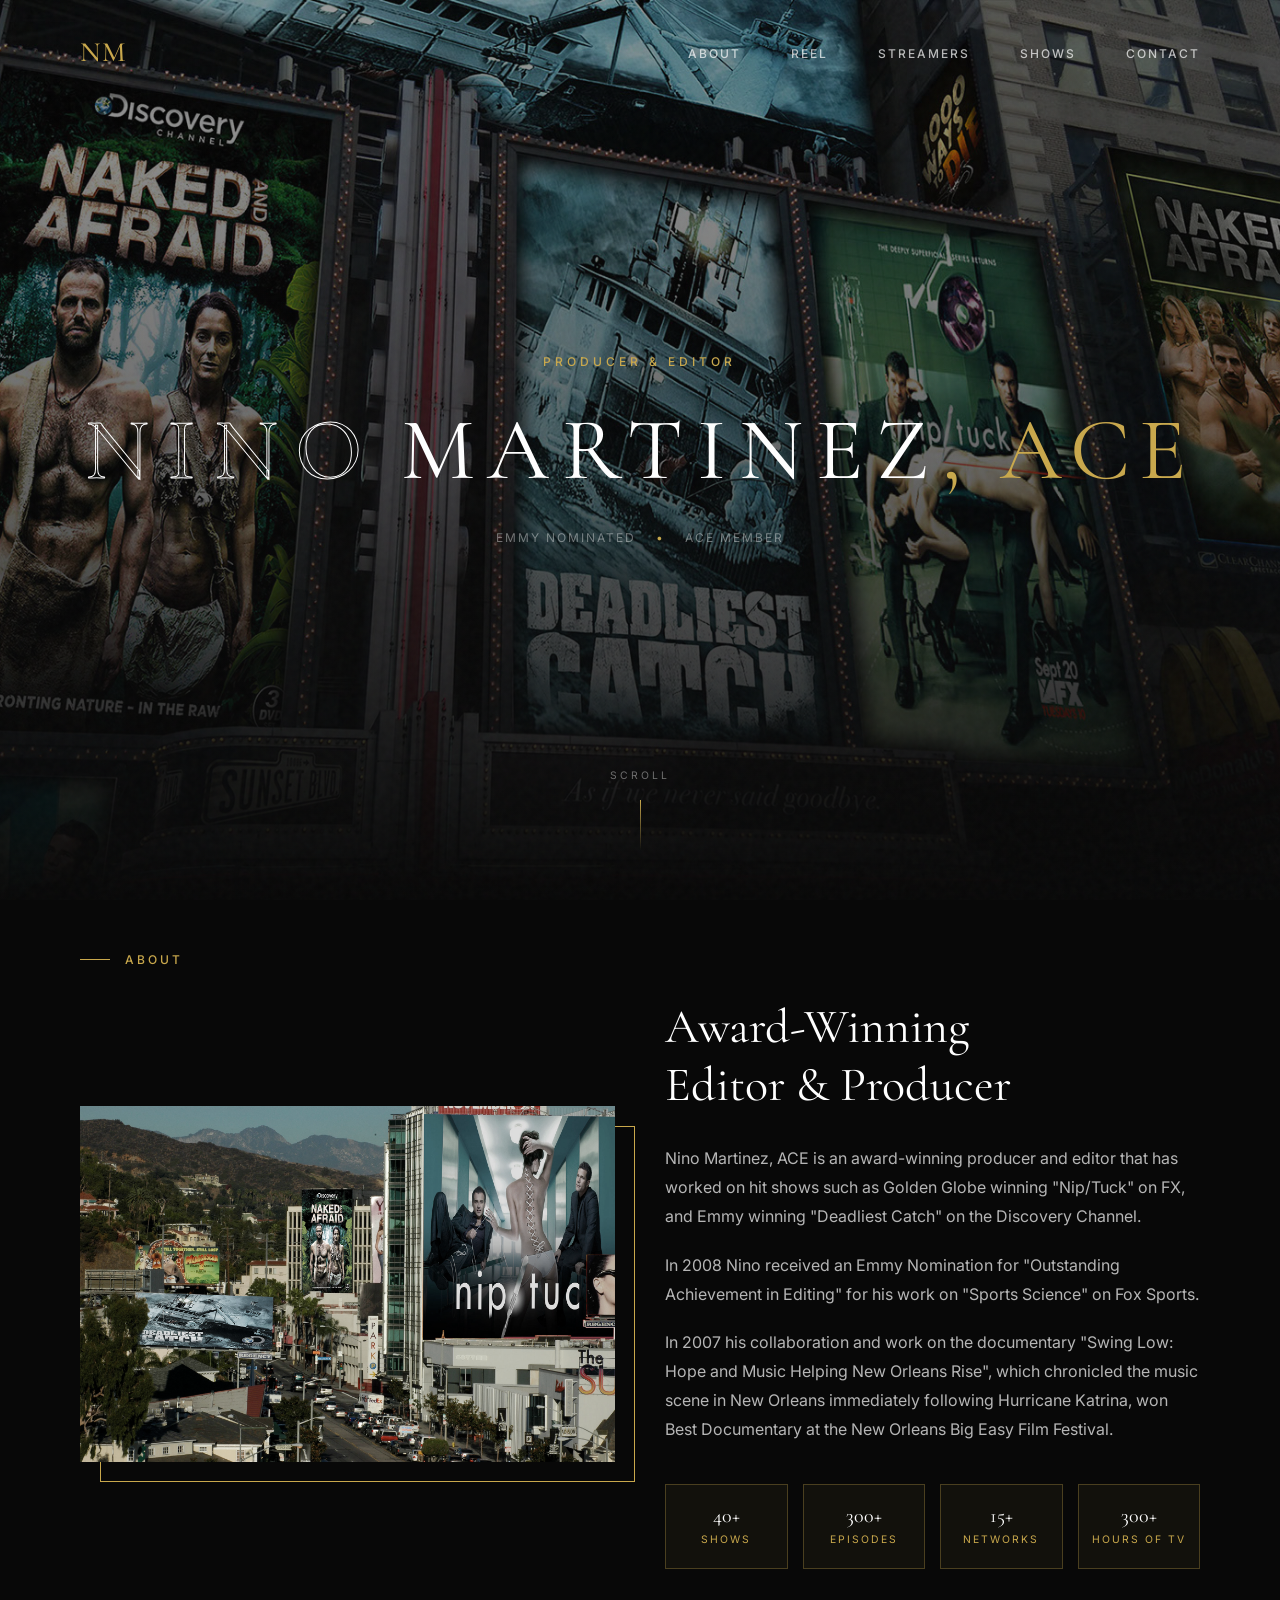
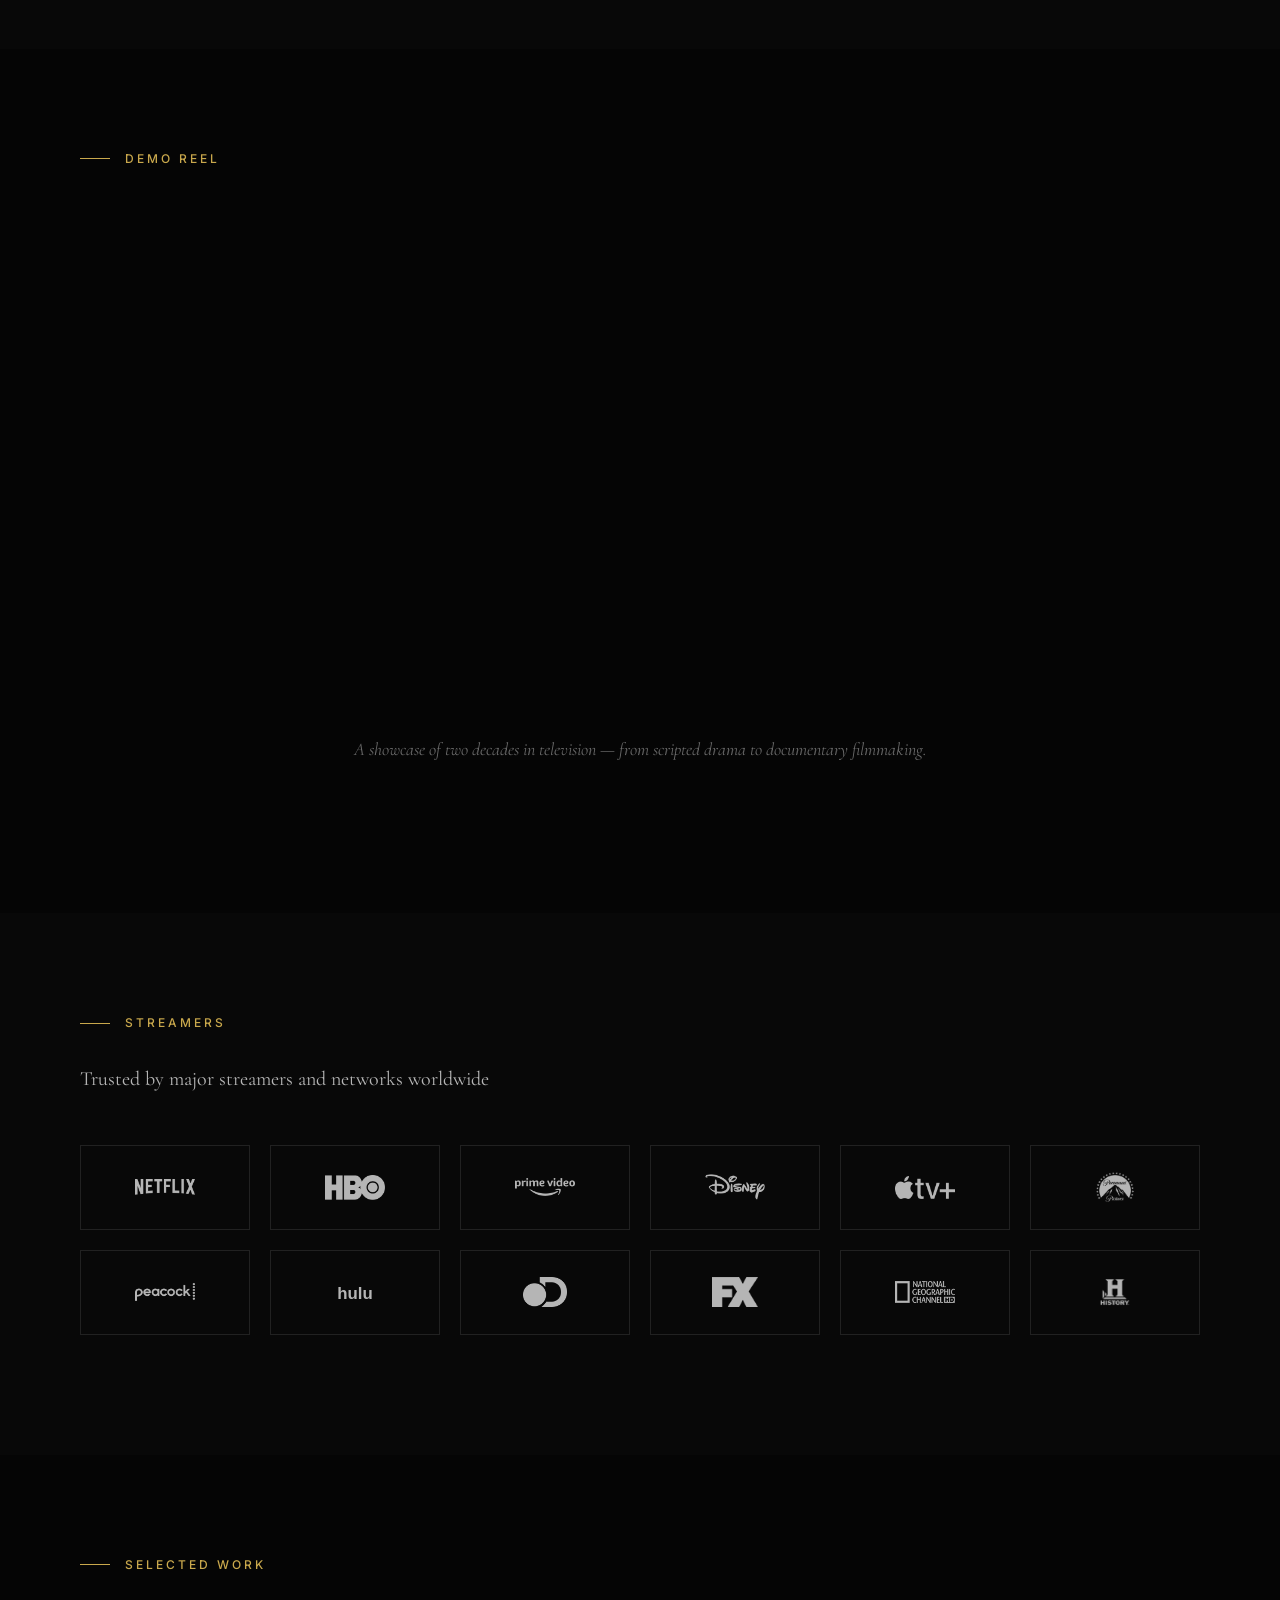
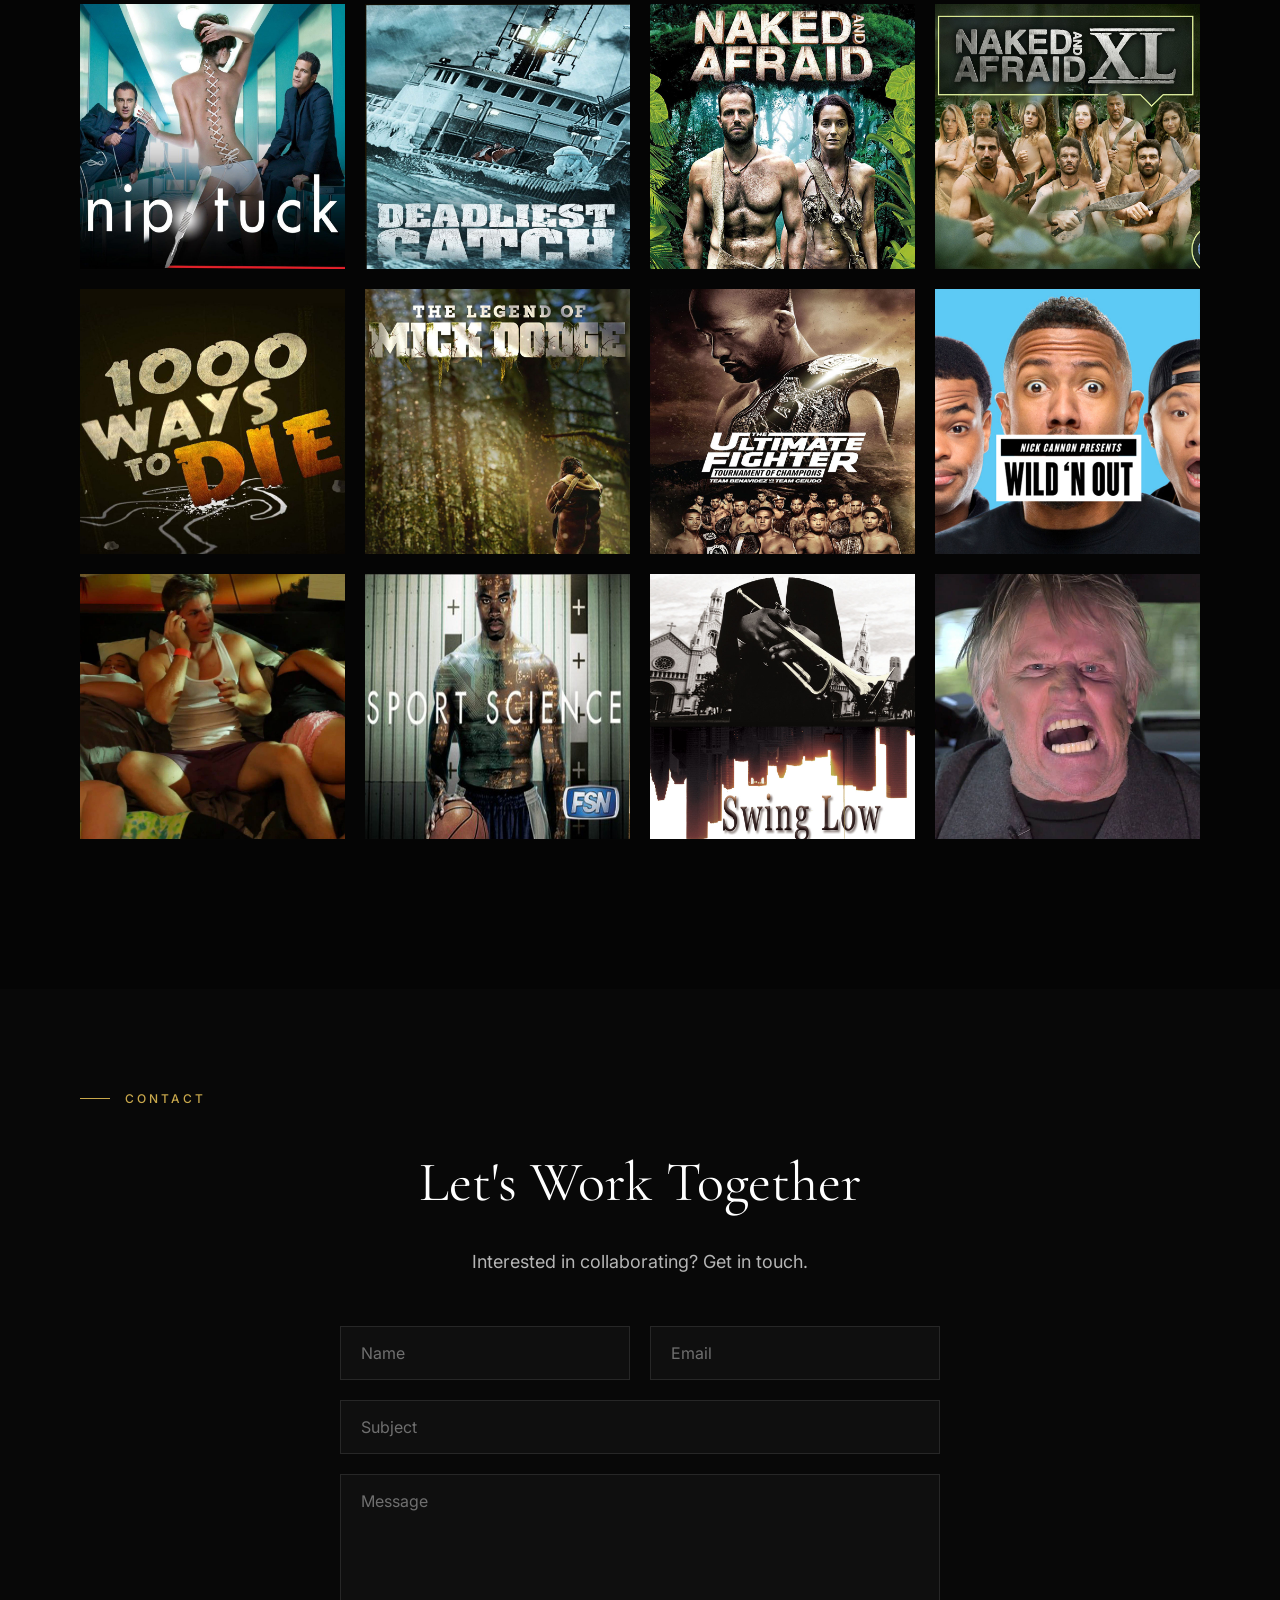
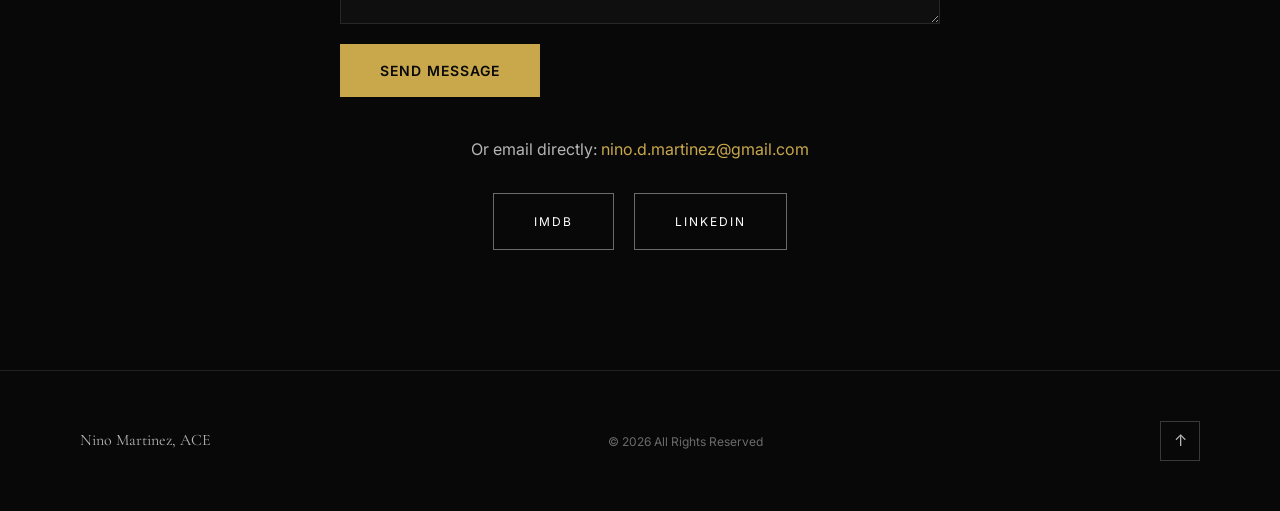
<file: index.html>
<!DOCTYPE html>
<html lang="en">
<head>
    <meta charset="UTF-8">
    <meta name="viewport" content="width=device-width, initial-scale=1.0">
    <meta name="description" content="Nino Martinez, ACE - Emmy-nominated producer and editor with credits on Golden Globe winning Nip/Tuck, Emmy winning Deadliest Catch, and more.">
    <meta name="keywords" content="Nino Martinez, ACE, TV Editor, Producer, Emmy Nominated, Nip Tuck, Deadliest Catch, Naked and Afraid">
    
    <!-- Open Graph -->
    <meta property="og:title" content="Nino Martinez, ACE | Producer & Editor">
    <meta property="og:description" content="Emmy-nominated producer and editor. Golden Globe winning Nip/Tuck. Emmy winning Deadliest Catch.">
    <meta property="og:type" content="website">
    <meta property="og:url" content="https://www.ninomartinez.com">
    <meta property="og:image" content="assets/images/main-poster-ice-swamp.jpg">
    
    <title>Nino Martinez, ACE | Producer & Editor</title>
    
    <!-- Canonical URL -->
    <link rel="canonical" href="https://www.ninomartinez.com/">
    
    <!-- Structured Data -->
    <script type="application/ld+json">
    {
        "@context": "https://schema.org",
        "@type": "Person",
        "name": "Nino Martinez",
        "jobTitle": "Producer & Editor, ACE",
        "description": "Emmy-nominated, award-winning television producer and editor",
        "url": "https://www.ninomartinez.com",
        "sameAs": [
            "https://www.imdb.com/name/nm2875206/",
            "https://www.linkedin.com/in/ninodmartinez"
        ],
        "knowsAbout": ["Film Editing", "Television Production", "Post Production"],
        "award": [
            "Emmy Nomination - Outstanding Achievement in Editing",
            "Best Documentary - New Orleans Big Easy Film Festival"
        ],
        "memberOf": {
            "@type": "Organization",
            "name": "American Cinema Editors (ACE)"
        }
    }
    </script>
    
    <!-- Google Fonts -->
    <link rel="preconnect" href="https://fonts.googleapis.com">
    <link rel="preconnect" href="https://fonts.gstatic.com" crossorigin>
    <link href="https://fonts.googleapis.com/css2?family=Cormorant+Garamond:ital,wght@0,400;0,500;0,600;1,400&family=Inter:wght@300;400;500;600&display=swap" rel="stylesheet">
    
    <link rel="stylesheet" href="assets/css/style.css?v=10">
</head>
<body>
    <!-- Film Grain Overlay -->
    <div class="film-grain"></div>

    <!-- Navigation -->
    <nav class="nav" id="nav">
        <div class="nav-container">
            <a href="#hero" class="nav-logo">NM</a>
            <ul class="nav-menu" id="navMenu">
                <li><a href="#about" class="nav-link">About</a></li>
                <li><a href="#reel" class="nav-link">Reel</a></li>
                <li><a href="#networks" class="nav-link">Streamers</a></li>
                <li><a href="#shows" class="nav-link">Shows</a></li>
                <li><a href="#contact" class="nav-link">Contact</a></li>
            </ul>
            <button class="nav-toggle" id="navToggle" aria-label="Toggle menu">
                <span></span>
                <span></span>
            </button>
        </div>
    </nav>

    <!-- Hero Section -->
    <section class="hero" id="hero">
        <div class="hero-bg">
            <img src="assets/images/main-poster-ice-swamp.jpg" alt="" loading="eager" class="hero-img-1">
            <img src="assets/images/a-tablet-movie-theatre-3-nt-catch.jpg" alt="" loading="eager" class="hero-img-2">
        </div>
        <div class="hero-overlay"></div>
        <div class="hero-content">
            <p class="hero-tag">Producer & Editor</p>
            <h1 class="hero-title">
                <span class="title-outline">NINO</span> <span class="title-solid">MARTINEZ<span class="title-ace">, ACE</span></span>
            </h1>
            <div class="hero-credentials">
                <span>Emmy Nominated</span>
                <span class="divider">•</span>
                <span>ACE Member</span>
            </div>
        </div>
        <a href="#about" class="scroll-indicator">
            <span class="scroll-text">Scroll</span>
            <span class="scroll-line"></span>
        </a>
    </section>

    <!-- About Section -->
    <section class="about" id="about">
        <div class="container">
            <div class="section-label">
                <span class="label-dash"></span>
                <span>About</span>
            </div>
            <div class="about-grid">
                <div class="about-image">
                    <div class="about-image-inner">
                        <img src="assets/images/la-sunset-poster.jpg" alt="Nino Martinez" loading="lazy">
                    </div>
                </div>
                <div class="about-content">
                    <h2 class="about-title">Award-Winning<br>Editor & Producer</h2>
                    <div class="about-bio">
                        <p>Nino Martinez, ACE is an award-winning producer and editor that has worked on hit shows such as Golden Globe winning "Nip/Tuck" on FX, and Emmy winning "Deadliest Catch" on the Discovery Channel.</p>
                        <p>In 2008 Nino received an Emmy Nomination for "Outstanding Achievement in Editing" for his work on "Sports Science" on Fox Sports.</p>
                        <p>In 2007 his collaboration and work on the documentary "Swing Low: Hope and Music Helping New Orleans Rise", which chronicled the music scene in New Orleans immediately following Hurricane Katrina, won Best Documentary at the New Orleans Big Easy Film Festival.</p>
                    </div>
                    <div class="about-badges">
                        <div class="badge">
                            <span class="badge-value">40+</span>
                            <span class="badge-label">Shows</span>
                        </div>
                        <div class="badge">
                            <span class="badge-value">300+</span>
                            <span class="badge-label">Episodes</span>
                        </div>
                        <div class="badge">
                            <span class="badge-value">15+</span>
                            <span class="badge-label">Networks</span>
                        </div>
                        <div class="badge">
                            <span class="badge-value">300+</span>
                            <span class="badge-label">Hours of TV</span>
                        </div>
                    </div>
                </div>
            </div>
        </div>
    </section>

    <!-- Demo Reel Section -->
    <section class="reel" id="reel">
        <div class="container">
            <div class="section-label">
                <span class="label-dash"></span>
                <span>Demo Reel</span>
            </div>
            <div class="reel-content">
                <div class="reel-video">
                    <div style="position:relative;padding-top:56.25%;width:100%;">
                        <iframe src="https://player.vimeo.com/video/23429927?title=0&byline=0&portrait=0" style="position:absolute;top:0;left:0;width:100%;height:100%;border:none;" allow="autoplay; fullscreen; picture-in-picture" allowfullscreen loading="lazy"></iframe>
                    </div>
                </div>
                <p class="reel-description">A showcase of two decades in television — from scripted drama to documentary filmmaking.</p>
            </div>
        </div>
    </section>

    <!-- Streamers Section -->
    <section class="networks" id="networks">
        <div class="container">
            <div class="section-label">
                <span class="label-dash"></span>
                <span>Streamers</span>
            </div>
            <p class="networks-intro">Trusted by major streamers and networks worldwide</p>
            <div class="networks-grid">
                <div class="network-logo"><img src="assets/images/netflix_logo.png" alt="Netflix" loading="lazy"></div>
                <div class="network-logo"><img src="assets/images/hbo_logo.png" alt="HBO" loading="lazy"></div>
                <div class="network-logo"><img src="assets/images/amazon_prime_logo.png" alt="Amazon Prime" loading="lazy"></div>
                <div class="network-logo"><img src="assets/images/disney_logo.png" alt="Disney+" loading="lazy"></div>
                <div class="network-logo"><img src="assets/images/appletv_logo.png" alt="Apple TV+" loading="lazy"></div>
                <div class="network-logo"><img src="assets/images/paramount_logo.png" alt="Paramount+" loading="lazy"></div>
                <div class="network-logo"><img src="assets/images/peacock_logo.png" alt="Peacock" loading="lazy"></div>
                <div class="network-logo"><img src="assets/images/hulu_logo.svg" alt="Hulu" loading="lazy"></div>
                <div class="network-logo"><img src="assets/images/discovery_channel_logo.png" alt="Discovery" loading="lazy"></div>
                <div class="network-logo"><img src="assets/images/fx_international_logo.png" alt="FX" loading="lazy"></div>
                <div class="network-logo"><img src="assets/images/nat_geo_hd.png" alt="National Geographic" loading="lazy"></div>
                <div class="network-logo"><img src="assets/images/history_channel_logo.png" alt="History" loading="lazy"></div>
            </div>
        </div>
    </section>

    <!-- Shows Section -->
    <section class="shows" id="shows">
        <div class="container">
            <div class="section-label">
                <span class="label-dash"></span>
                <span>Selected Work</span>
            </div>
            <div class="shows-grid">
                <div class="show-card" data-video="24032977">
                    <div class="show-image">
                        <img src="assets/images/shows/nt-1kx1k.jpg" alt="Nip/Tuck" loading="lazy">
                    </div>
                    <div class="show-overlay">
                        <span class="show-network">FX</span>
                        <h3 class="show-title">Nip/Tuck</h3>
                        
                        <span class="play-btn">Watch Clip</span>
                    </div>
                </div>
                <div class="show-card" data-video="23430603">
                    <div class="show-image">
                        <img src="assets/images/shows/dc-1kx1k.jpg" alt="Deadliest Catch" loading="lazy">
                    </div>
                    <div class="show-overlay">
                        <span class="show-network">Discovery</span>
                        <h3 class="show-title">Deadliest Catch</h3>
                        
                        <span class="play-btn">Watch Clip</span>
                    </div>
                </div>
                <div class="show-card" data-video="325971605">
                    <div class="show-image">
                        <img src="assets/images/shows/naa-1kx1k.jpg" alt="Naked and Afraid" loading="lazy">
                    </div>
                    <div class="show-overlay">
                        <span class="show-network">Discovery</span>
                        <h3 class="show-title">Naked and Afraid</h3>
                        
                        <span class="play-btn">Watch Clip</span>
                    </div>
                </div>
                <div class="show-card" data-video="325974925">
                    <div class="show-image">
                        <img src="assets/images/shows/nxl-1kx1k.jpg" alt="Naked and Afraid XL" loading="lazy">
                    </div>
                    <div class="show-overlay">
                        <span class="show-network">Discovery</span>
                        <h3 class="show-title">Naked and Afraid XL</h3>
                        
                        <span class="play-btn">Watch Clip</span>
                    </div>
                </div>
                <div class="show-card" data-video="137219362">
                    <div class="show-image">
                        <img src="assets/images/shows/1kwtd-1kx1k.jpg" alt="1000 Ways to Die" loading="lazy">
                    </div>
                    <div class="show-overlay">
                        <span class="show-network">Spike</span>
                        <h3 class="show-title">1000 Ways to Die</h3>
                        
                        <span class="play-btn">Watch Clip</span>
                    </div>
                </div>
                <div class="show-card" data-video="137224541">
                    <div class="show-image">
                        <img src="assets/images/shows/dodge-1kx1k.jpg" alt="Legend of Mick Dodge" loading="lazy">
                    </div>
                    <div class="show-overlay">
                        <span class="show-network">National Geographic</span>
                        <h3 class="show-title">Legend of Mick Dodge</h3>
                        
                        <span class="play-btn">Watch Clip</span>
                    </div>
                </div>
                <div class="show-card" data-video="24004859">
                    <div class="show-image">
                        <img src="assets/images/shows/tuf-1kx1k.jpg" alt="The Ultimate Fighter" loading="lazy">
                    </div>
                    <div class="show-overlay">
                        <span class="show-network">Spike</span>
                        <h3 class="show-title">The Ultimate Fighter</h3>
                        
                        <span class="play-btn">Watch Clip</span>
                    </div>
                </div>
                <div class="show-card" data-video="24028885">
                    <div class="show-image">
                        <img src="assets/images/shows/wno-1kx1k.jpg" alt="Wild 'N Out" loading="lazy">
                    </div>
                    <div class="show-overlay">
                        <span class="show-network">MTV</span>
                        <h3 class="show-title">Wild 'N Out</h3>
                        
                        <span class="play-btn">Watch Clip</span>
                    </div>
                </div>
                <div class="show-card" data-video="137227240">
                    <div class="show-image">
                        <img src="assets/images/shows/chubby-1kx1k.jpg" alt="Chubby Chaser" loading="lazy">
                    </div>
                    <div class="show-overlay">
                        <span class="show-network">Film</span>
                        <h3 class="show-title">Chubby Chaser</h3>
                        
                        <span class="play-btn">Watch Clip</span>
                    </div>
                </div>
                <div class="show-card" data-video="24006119">
                    <div class="show-image">
                        <img src="assets/images/shows/ss-1kx1k.jpg" alt="Sports Science" loading="lazy">
                    </div>
                    <div class="show-overlay">
                        <span class="show-network">Fox Sports</span>
                        <h3 class="show-title">Sports Science</h3>
                        
                        <span class="play-btn">Watch Clip</span>
                    </div>
                </div>
                <div class="show-card" data-video="24006386">
                    <div class="show-image">
                        <img src="assets/images/shows/swing-low-1kx1k.jpg" alt="Swing Low" loading="lazy">
                    </div>
                    <div class="show-overlay">
                        <span class="show-network">Documentary</span>
                        <h3 class="show-title">Swing Low</h3>
                        
                        <span class="play-btn">Watch Clip</span>
                    </div>
                </div>
                <div class="show-card" data-video="160937819">
                    <div class="show-image">
                        <img src="assets/images/shows/guarding-gary-1kx1k.jpg" alt="Guarding Gary" loading="lazy">
                    </div>
                    <div class="show-overlay">
                        <span class="show-network">Film</span>
                        <h3 class="show-title">Guarding Gary</h3>
                        
                        <span class="play-btn">Watch Clip</span>
                    </div>
                </div>
            </div>
        </div>
    </section>

    <!-- Contact Section -->
    <section class="contact" id="contact">
        <div class="container">
            <div class="section-label">
                <span class="label-dash"></span>
                <span>Contact</span>
            </div>
            <div class="contact-content">
                <h2 class="contact-title">Let's Work Together</h2>
                <p class="contact-text">Interested in collaborating? Get in touch.</p>
                
                <!-- Contact Form -->
                <form class="contact-form" action="https://formspree.io/f/xaqdbndz" method="POST">
                    <input type="hidden" name="_subject" value="New contact from ninomartinez.com">
                    <input type="hidden" name="_next" value="https://ninomartinez.com/#contact">
                    <div class="form-row">
                        <input type="text" name="name" placeholder="Name" required>
                        <input type="email" name="email" placeholder="Email" required>
                    </div>
                    <input type="text" name="subject" placeholder="Subject">
                    <textarea name="message" placeholder="Message" required></textarea>
                    <button type="submit">Send Message</button>
                </form>

                <div class="contact-email">
                    Or email directly: <a href="mailto:nino.d.martinez@gmail.com" target="_blank" rel="noopener">nino.d.martinez@gmail.com</a>
                </div>

                <div class="contact-buttons">
                    <a href="https://www.imdb.com/name/nm2875206/" target="_blank" rel="noopener" class="contact-btn">IMDb</a>
                    <a href="https://www.linkedin.com/in/ninodmartinez" target="_blank" rel="noopener" class="contact-btn">LinkedIn</a>
                </div>
            </div>
        </div>
    </section>

    <!-- Footer -->
    <footer class="footer">
        <div class="container">
            <div class="footer-content">
                <p class="footer-name">Nino Martinez, ACE</p>
                <p class="footer-copy">&copy; 2026 All Rights Reserved</p>
                <a href="#hero" class="back-to-top">↑</a>
            </div>
        </div>
    </footer>

    <!-- Video Modal -->
    <div class="modal" id="videoModal">
        <button class="modal-nav modal-prev" id="modalPrev" aria-label="Previous">&#10094;</button>
        <div class="modal-content">
            <button class="modal-close" aria-label="Close">&times;</button>
            <div class="modal-video">
                <iframe id="modalVideo" src="" frameborder="0" allow="autoplay; fullscreen; picture-in-picture" allowfullscreen playsinline webkit-playsinline></iframe>
            </div>
        </div>
        <button class="modal-nav modal-next" id="modalNext" aria-label="Next">&#10095;</button>
    </div>

    <script src="assets/js/main.js?v=10"></script>
</body>
</html>
</file>
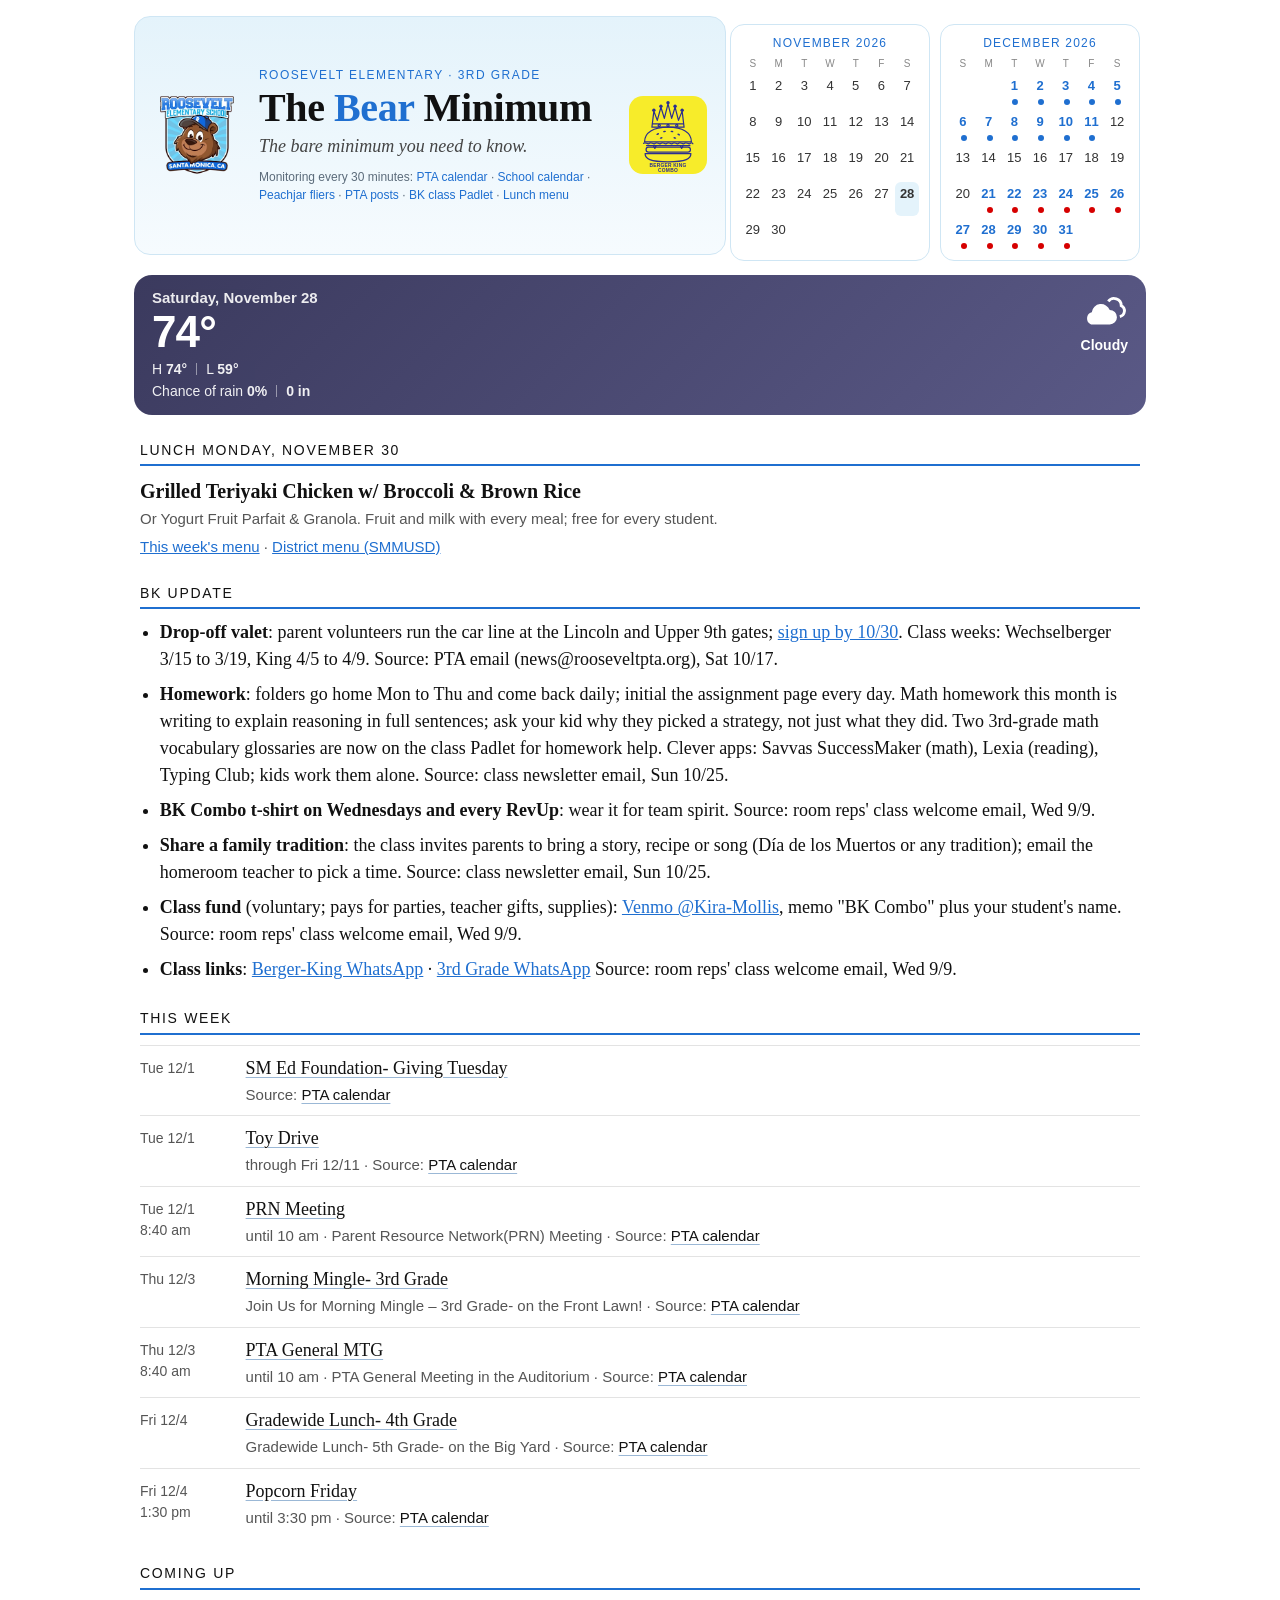
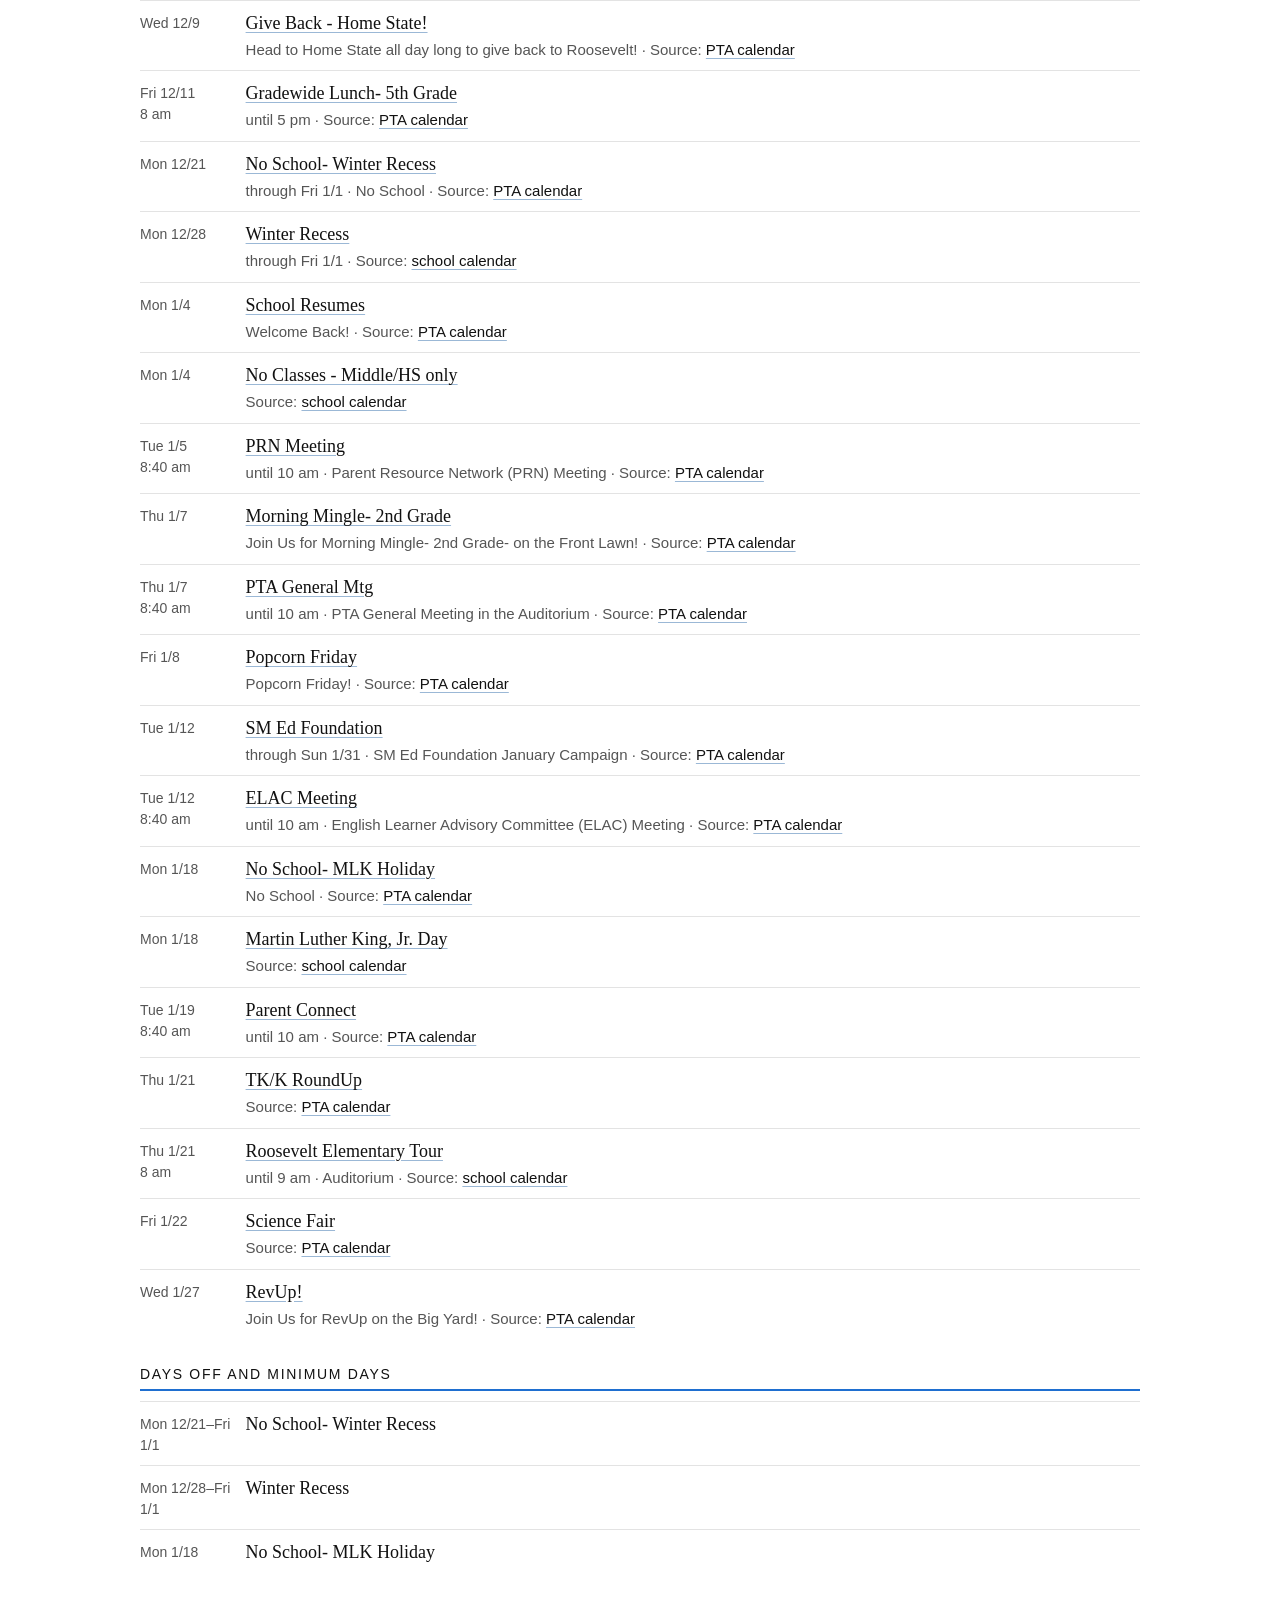
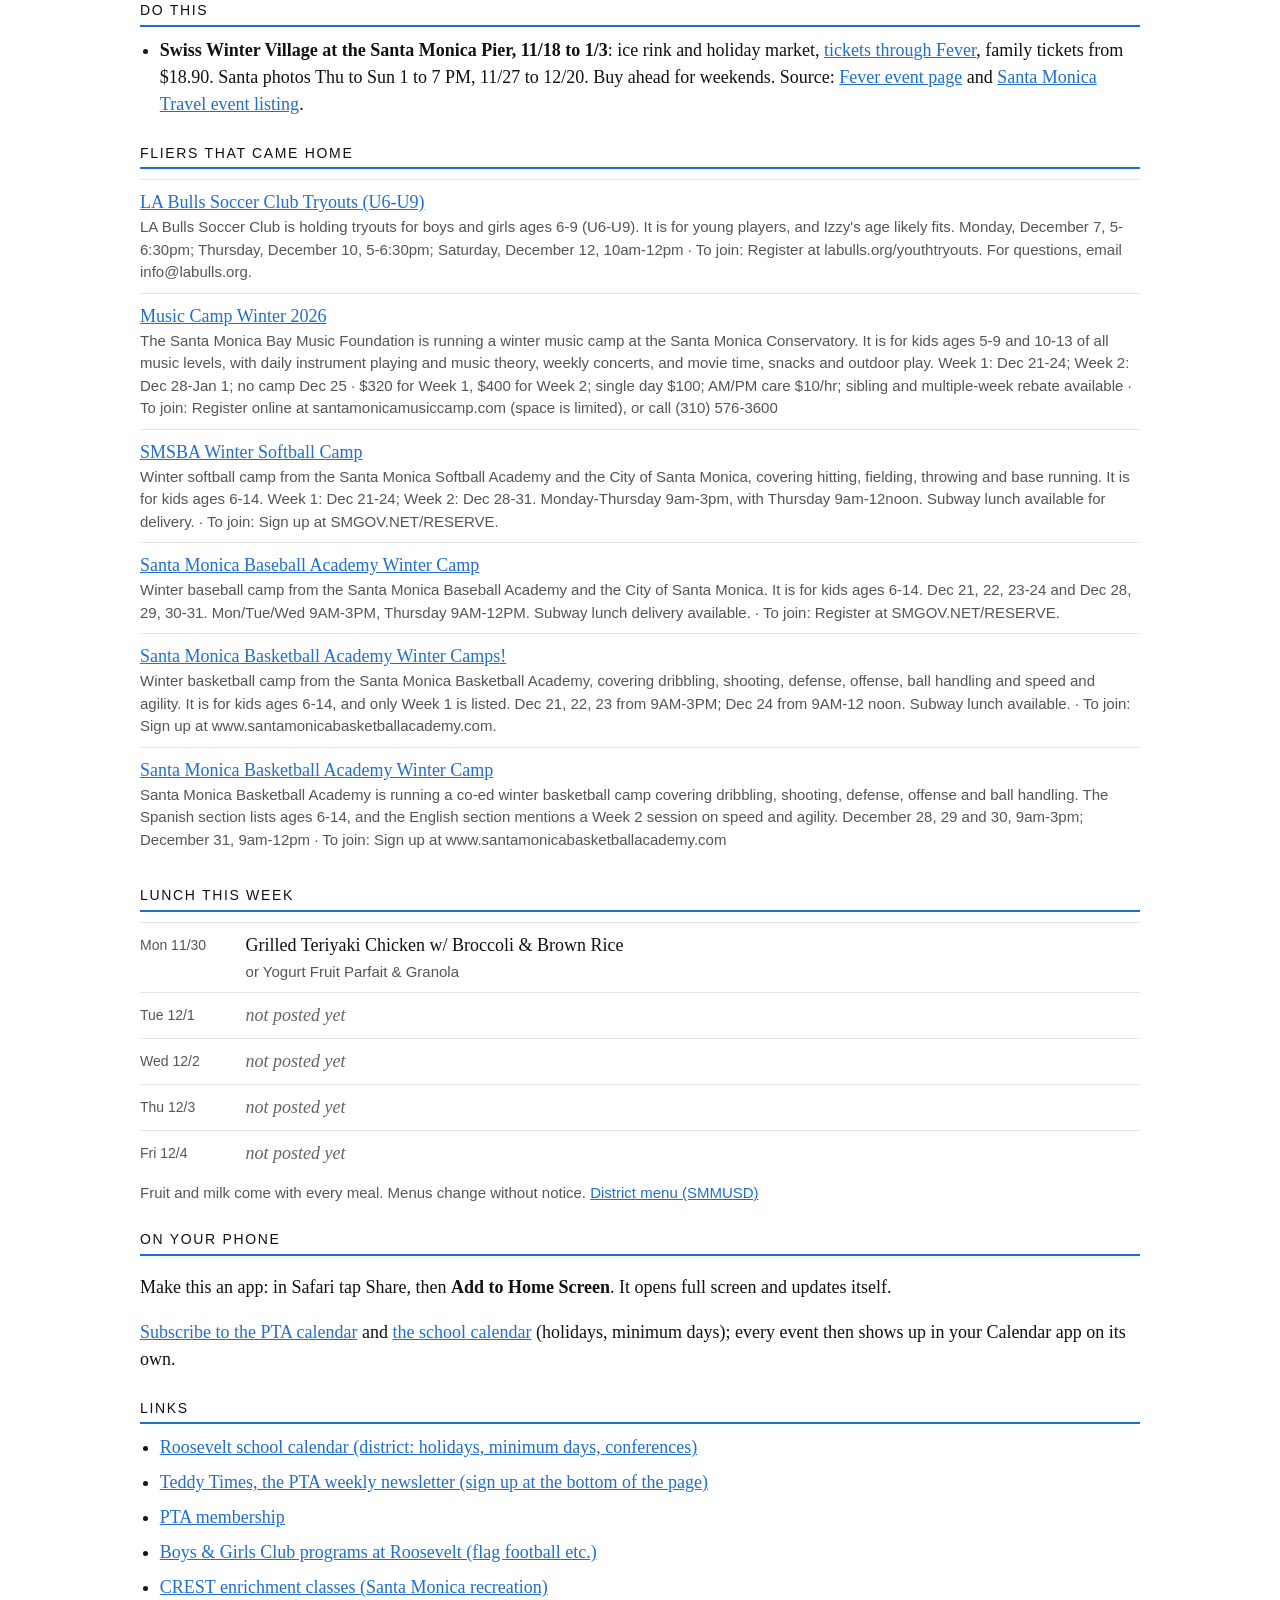
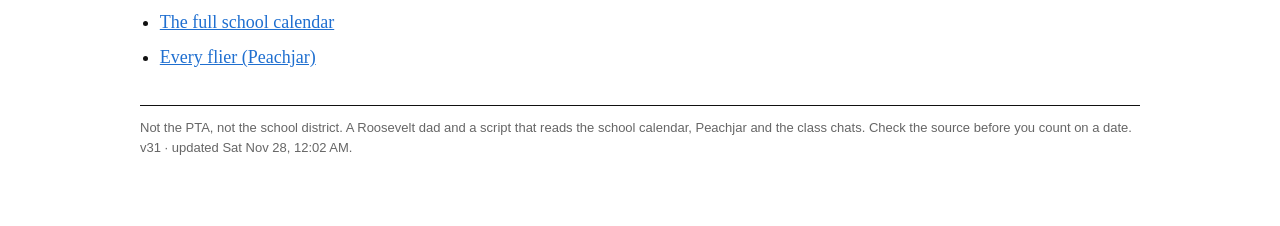
<file: bears/index.html>
<!doctype html><html lang="en"><head><meta charset="utf-8"><meta name="viewport" content="width=device-width,initial-scale=1">
<title>The Bear Minimum</title><script>if(location.hostname==="ninomartinez.com"||location.hostname==="www.ninomartinez.com"){location.replace("https://bearminimum.vercel.app/"+location.hash)}</script><meta name="robots" content="noindex"><link rel="manifest" href="app/manifest.json"><link rel="apple-touch-icon" href="app/icon-180.png"><meta name="apple-mobile-web-app-capable" content="yes"><meta name="apple-mobile-web-app-title" content="Bear Minimum"><meta name="apple-mobile-web-app-status-bar-style" content="default"><style>.bm-install{position:relative;display:flex;gap:12px;align-items:center;margin:0 0 18px;padding:12px 36px 12px 12px;border:1px solid #ddd;border-radius:12px;background:#fafaf7;font-size:15px;line-height:1.35}.bm-install[hidden]{display:none}.bm-install img{border-radius:9px;flex:none}.bm-install b{display:block}.bm-install span{display:block;color:#444}.bm-install span b{display:inline}.bm-install [hidden]{display:none!important}.bm-install>div{min-width:0;flex:1}.bm-x{position:absolute;top:6px;right:8px;border:0;background:none;font-size:22px;color:#888;cursor:pointer}.bm-add{margin-top:6px;padding:7px 14px;border:0;border-radius:8px;background:#111;color:#fff;font-size:14px}

html{color-scheme:light}body{margin:0;background:#fff;color:#111;font:18px/1.5 Georgia,"Iowan Old Style","Times New Roman",serif}
main{max-width:560px;margin:0 auto;padding:16px 20px 56px}
.mast{display:flex;align-items:center;gap:18px;background:linear-gradient(180deg,#e4f3fb 0%,#f6fbfe 100%);border:1px solid #cfe6f4;border-radius:16px;padding:16px 18px;margin:0 -6px 6px}
.mast img{width:88px;height:88px;flex:0 0 88px}.mast>div{flex:1;min-width:0}.mast img.cls{width:78px;height:78px;flex:0 0 78px;border-radius:14px;margin-left:auto}
.kicker{font:12px/1.4 -apple-system,BlinkMacSystemFont,"Helvetica Neue",Arial,sans-serif;letter-spacing:.12em;text-transform:uppercase;color:#1f6fd0;margin:0}
h1{font-size:40px;line-height:1.02;margin:4px 0 4px;font-weight:700;letter-spacing:-.01em}h1 b{color:#1f6fd0;font-weight:700}
.dek{font-style:italic;color:#444;margin:0}.watch{margin:8px 0 0;font:12px/1.5 -apple-system,BlinkMacSystemFont,"Helvetica Neue",Arial,sans-serif;color:#5b6b7a}.watch a{color:#1f6fd0;text-decoration:none;white-space:nowrap}.watch a:hover{text-decoration:underline}
.wxc{position:relative;overflow:hidden;display:grid;grid-template-columns:1fr auto;align-items:center;gap:2px 12px;margin:14px -6px 6px;padding:12px 18px;border-radius:18px;color:#fff;font-family:-apple-system,BlinkMacSystemFont,"Helvetica Neue",Arial,sans-serif;background:linear-gradient(135deg,#3b3a5e,#5a5986)}.wxd{font-size:15px;font-weight:600;opacity:.9}.wxt{font-size:44px;font-weight:700;line-height:1.05;letter-spacing:-.02em}.wxr{text-align:center}.wxi svg{width:46px;height:46px;display:block;margin:0 auto}.wxn{font-size:14px;font-weight:600;margin-top:2px}.wxs{grid-column:1/-1;font-size:14px;line-height:1.6;opacity:.92}.wxs b{font-weight:700}.wxs i{display:inline-block;width:1px;height:12px;background:rgba(255,255,255,.5);margin:0 9px;vertical-align:-1px}.wx-sun{background:linear-gradient(135deg,#2f80d0,#6ab7f0)}.wx-night{background:linear-gradient(135deg,#141c38,#34416e)}.wx-pcloud{background:linear-gradient(135deg,#3e6fa8,#8fb0d3)}.wx-cloudy{background:linear-gradient(135deg,#3b3a5e,#5a5986)}.wx-fog{background:linear-gradient(135deg,#5f6673,#9aa2ad)}.wx-rain{background:linear-gradient(135deg,#27384c,#4d6884)}.wx-storm{background:linear-gradient(135deg,#171b28,#3d4157)}.wxc>*{position:relative;z-index:1}.wxc.wx-n::after,.wxc.wx-dusk::after{content:'';position:absolute;inset:0;z-index:0;pointer-events:none}.wxc.wx-n::after{background:rgba(6,10,32,.42)}.wxc.wx-dusk::after{background:linear-gradient(20deg,rgba(255,128,64,.6),rgba(255,170,90,.25) 45%,rgba(255,170,90,0) 75%)}
h2{font:14px/1.4 -apple-system,BlinkMacSystemFont,"Helvetica Neue",Arial,sans-serif;letter-spacing:.12em;text-transform:uppercase;color:#111;margin:26px 0 10px;border-bottom:2px solid #1f6fd0;padding-bottom:4px}
.ev{display:grid;grid-template-columns:5.2em 1fr;gap:0 12px;padding:9px 0;border-top:1px solid #e3e3e3}
.ev:first-of-type{border-top:0}
.when{font:14px/1.5 -apple-system,BlinkMacSystemFont,"Helvetica Neue",Arial,sans-serif;color:#555;padding-top:3px}
.what a{color:#111;text-decoration:underline;text-decoration-color:#9bb8d6;text-underline-offset:3px}
.what .t{font-size:15px;color:#555;font-family:-apple-system,BlinkMacSystemFont,"Helvetica Neue",Arial,sans-serif;margin-top:2px}
ul{padding-left:1.1em;margin:0}li{margin:8px 0}
.fl{padding:9px 0;border-top:1px solid #e3e3e3}.fl:first-of-type{border-top:0}
.fl .t{font-size:15px;color:#555;font-family:-apple-system,BlinkMacSystemFont,"Helvetica Neue",Arial,sans-serif}
a{color:#1f6fd0}
.foot{font:13px/1.5 -apple-system,BlinkMacSystemFont,"Helvetica Neue",Arial,sans-serif;color:#666;margin-top:34px;border-top:1px solid #111;padding-top:12px}
.empty{color:#666;font-style:italic}
.lunch{margin:0}.lunch b{display:block;font-size:20px}.lunch .t,.lnk{font:15px/1.45 -apple-system,BlinkMacSystemFont,"Helvetica Neue",Arial,sans-serif;color:#555}.lunch .t{display:block;margin-top:2px}.lnk{margin:6px 0 0}.ev.today .when{color:#1f6fd0;font-weight:700}
.top{display:grid;grid-template-columns:1fr;gap:10px}
@media(min-width:640px){main{max-width:1000px}.mgrid{grid-template-columns:minmax(0,1fr) minmax(0,1fr)}}@media(min-width:1000px){.top{grid-template-columns:1fr 200px 200px;align-items:stretch}.wk{display:none}.months{grid-column:span 2;margin-top:0;min-width:0}.months summary{display:none}.mgrid{gap:10px}.mast{min-width:0}}
.cal{box-sizing:border-box;min-width:0;background:#fff;border:1px solid #cfe6f4;border-radius:14px;padding:10px 10px 8px}
.months{margin-top:8px}.months summary{cursor:pointer;list-style:none;text-align:center;font:600 13px/1.4 -apple-system,BlinkMacSystemFont,"Helvetica Neue",Arial,sans-serif;color:#1f6fd0;padding:6px 0}.months summary::-webkit-details-marker{display:none}.months summary::after{content:" ▾"}.months[open] summary::after{content:" ▴"}.mgrid{display:grid;gap:10px}.wk .dy{height:34px}.dy.past{color:#aaa}.calh{font:12px/1.4 -apple-system,BlinkMacSystemFont,"Helvetica Neue",Arial,sans-serif;letter-spacing:.1em;text-transform:uppercase;color:#1f6fd0;text-align:center;margin:0 0 6px}
.calg{display:grid;grid-template-columns:repeat(7,1fr);gap:2px;text-align:center;font:13px/1.2 -apple-system,BlinkMacSystemFont,"Helvetica Neue",Arial,sans-serif}
.dow{color:#888;font-size:10px;padding-bottom:2px}.dy{height:30px;position:relative;color:#333;padding-top:4px;border-radius:6px}.dy.pad{visibility:hidden}
.dy.today{background:#e4f3fb;font-weight:700}.dy a{color:#1f6fd0;text-decoration:none;font-weight:700}
.dy i,.datebar i{display:inline-block;width:6px;height:6px;border-radius:50%;margin:0 1px}.dy i{position:absolute;left:50%;bottom:3px;transform:translateX(-50%)}
i.b{background:#1f6fd0}i.r{background:#D60000}
@media(max-width:420px){.mast{gap:14px;padding:14px}.mast img{width:72px;height:72px;flex-basis:72px}.mast img.cls{width:58px;height:58px;flex-basis:58px}h1{font-size:34px}}
</style></head><body><main><div id="bm-install" class="bm-install" hidden><button class="bm-x" aria-label="Close">&times;</button><img src="app/icon-180.png" alt="" width="40" height="40"><div><b>Make it an app</b><span id="bm-ios">Tap <svg viewBox="0 0 24 24" width="16" height="16" aria-label="Share" style="vertical-align:-3px"><path fill="none" stroke="currentColor" stroke-width="2" d="M12 3v12M7 8l5-5 5 5M5 12v8h14v-8"/></svg> Share below, then <b>Add to Home Screen</b>.</span><span id="bm-and" hidden><button id="bm-add" class="bm-add">Install app</button></span></div></div>
<script>(function(){var b=document.getElementById("bm-install");if(!b)return;var sa=window.navigator.standalone||matchMedia("(display-mode: standalone)").matches;try{if(sa||localStorage.getItem("bmInstallHide"))return}catch(e){if(sa)return}var ios=/iphone|ipad|ipod/i.test(navigator.userAgent);var dp=null;function hide(){b.hidden=true;try{localStorage.setItem("bmInstallHide","1")}catch(e){}}b.querySelector(".bm-x").onclick=hide;if(ios){b.hidden=false}window.addEventListener("beforeinstallprompt",function(e){e.preventDefault();dp=e;document.getElementById("bm-ios").hidden=true;document.getElementById("bm-and").hidden=false;b.hidden=false});document.getElementById("bm-add").onclick=function(){if(dp){dp.prompt();dp.userChoice.then(function(){hide()})}};window.addEventListener("appinstalled",hide)})();</script>

<div class="top"><div class="mast"><img src="app/roosevelt-bear.png" alt="Roosevelt bear"><div><p class="kicker">Roosevelt Elementary · 3rd grade</p><h1>The <b>Bear</b> Minimum</h1><p class="dek">The bare minimum you need to know.</p><p class="watch">Monitoring every 30 minutes: <a href="https://rooseveltpta.org/calendar/" target="_blank" rel="noopener">PTA calendar</a> · <a href="https://roosevelt.smmusd.org/all-events" target="_blank" rel="noopener">School calendar</a> · <a href="https://app.peachjar.com/flyers/all/schools/56581" target="_blank" rel="noopener">Peachjar fliers</a> · <a href="https://rooseveltpta.org/author/ptacalendar/" target="_blank" rel="noopener">PTA posts</a> · <a href="https://padlet.com/brandyking/berger-king-combo-2026-27-s0235m573d7di6a8bkft" target="_blank" rel="noopener">BK class Padlet</a> · <a href="https://www.smmusd.org/departments/food-nutrition-services/elem-breakfast-lunch-menu" target="_blank" rel="noopener">Lunch menu</a></p></div><img class="cls" src="app/bkc.svg" alt="Berger-King Combo class logo"></div><div class="cal wk"><div class="calh">Nov 22 to Dec 5</div><div class="calg"><div class="dow">S</div><div class="dow">M</div><div class="dow">T</div><div class="dow">W</div><div class="dow">T</div><div class="dow">F</div><div class="dow">S</div><div class="dy past">22</div><div class="dy past">23</div><div class="dy past">24</div><div class="dy past">25</div><div class="dy past">26</div><div class="dy past">27</div><div class="dy today">28</div><div class="dy">29</div><div class="dy">30</div><div class="dy"><a href="#d-2026-12-01">1</a><i class="b"></i></div><div class="dy"><a href="#d-2026-12-01">2</a><i class="b"></i></div><div class="dy"><a href="#d-2026-12-01">3</a><i class="b"></i></div><div class="dy"><a href="#d-2026-12-01">4</a><i class="b"></i></div><div class="dy"><a href="#d-2026-12-01">5</a><i class="b"></i></div></div></div><details class="months" id="months"><summary>Full calendar</summary><div class="mgrid"><div class="cal"><div class="calh">November 2026</div><div class="calg"><div class="dow">S</div><div class="dow">M</div><div class="dow">T</div><div class="dow">W</div><div class="dow">T</div><div class="dow">F</div><div class="dow">S</div><div class="dy">1</div><div class="dy">2</div><div class="dy">3</div><div class="dy">4</div><div class="dy">5</div><div class="dy">6</div><div class="dy">7</div><div class="dy">8</div><div class="dy">9</div><div class="dy">10</div><div class="dy">11</div><div class="dy">12</div><div class="dy">13</div><div class="dy">14</div><div class="dy">15</div><div class="dy">16</div><div class="dy">17</div><div class="dy">18</div><div class="dy">19</div><div class="dy">20</div><div class="dy">21</div><div class="dy">22</div><div class="dy">23</div><div class="dy">24</div><div class="dy">25</div><div class="dy">26</div><div class="dy">27</div><div class="dy today">28</div><div class="dy">29</div><div class="dy">30</div></div></div><div class="cal"><div class="calh">December 2026</div><div class="calg"><div class="dow">S</div><div class="dow">M</div><div class="dow">T</div><div class="dow">W</div><div class="dow">T</div><div class="dow">F</div><div class="dow">S</div><div class="dy pad"></div><div class="dy pad"></div><div class="dy"><a href="#d-2026-12-01">1</a><i class="b"></i></div><div class="dy"><a href="#d-2026-12-01">2</a><i class="b"></i></div><div class="dy"><a href="#d-2026-12-01">3</a><i class="b"></i></div><div class="dy"><a href="#d-2026-12-01">4</a><i class="b"></i></div><div class="dy"><a href="#d-2026-12-01">5</a><i class="b"></i></div><div class="dy"><a href="#d-2026-12-01">6</a><i class="b"></i></div><div class="dy"><a href="#d-2026-12-01">7</a><i class="b"></i></div><div class="dy"><a href="#d-2026-12-01">8</a><i class="b"></i></div><div class="dy"><a href="#d-2026-12-01">9</a><i class="b"></i></div><div class="dy"><a href="#d-2026-12-01">10</a><i class="b"></i></div><div class="dy"><a href="#d-2026-12-01">11</a><i class="b"></i></div><div class="dy">12</div><div class="dy">13</div><div class="dy">14</div><div class="dy">15</div><div class="dy">16</div><div class="dy">17</div><div class="dy">18</div><div class="dy">19</div><div class="dy">20</div><div class="dy"><a href="#d-2026-12-21">21</a><i class="r"></i></div><div class="dy"><a href="#d-2026-12-21">22</a><i class="r"></i></div><div class="dy"><a href="#d-2026-12-21">23</a><i class="r"></i></div><div class="dy"><a href="#d-2026-12-21">24</a><i class="r"></i></div><div class="dy"><a href="#d-2026-12-21">25</a><i class="r"></i></div><div class="dy"><a href="#d-2026-12-21">26</a><i class="r"></i></div><div class="dy"><a href="#d-2026-12-21">27</a><i class="r"></i></div><div class="dy"><a href="#d-2026-12-21">28</a><i class="r"></i></div><div class="dy"><a href="#d-2026-12-21">29</a><i class="r"></i></div><div class="dy"><a href="#d-2026-12-21">30</a><i class="r"></i></div><div class="dy"><a href="#d-2026-12-21">31</a><i class="r"></i></div></div></div></div></details><script>try{var mq=matchMedia("(min-width:1000px)"),mo=document.getElementById("months");function wd(){if(mq.matches)mo.open=true}wd();(mq.addEventListener?mq.addEventListener("change",wd):mq.addListener(wd))}catch(e){}</script></div>
<div class="wxc wx-cloudy" id="wxc"><div class="wxl"><div class="wxd">Saturday, November 28</div><div class="wxt" id="wxt">74°</div></div><div class="wxr"><div class="wxi" id="wxi"><svg viewBox="0 0 64 64"><path d="M38 20a10 10 0 0 1 18 6 8 8 0 0 1-2 15" fill="none" stroke="#fff" stroke-width="4"/><path d="M14 52h26a10 10 0 0 0 0-20 13 13 0 0 0-25 3 9 9 0 0 0-1 17z" fill="#fff"/></svg></div><div class="wxn" id="wxn">Cloudy</div></div><div class="wxs" id="wxs">H <b>74°</b><i></i>L <b>59°</b><br>Chance of rain <b>0%</b><i></i><b>0 in</b></div></div>
<h2>Lunch Monday, November 30</h2><p class="lunch"><b>Grilled Teriyaki Chicken w/ Broccoli &amp; Brown Rice</b><span class="t">Or Yogurt Fruit Parfait &amp; Granola. Fruit and milk with every meal; free for every student.</span></p><p class="lnk"><a href="#lunch-week">This week&#39;s menu</a> · <a href="https://www.smmusd.org/departments/food-nutrition-services/elem-breakfast-lunch-menu" target="_blank" rel="noopener">District menu (SMMUSD)</a></p>
<h2>BK update</h2><ul><li><b>Drop-off valet</b>: parent volunteers run the car line at the Lincoln and Upper 9th gates; <a href="https://www.signupgenius.com/go/9040C48AAA922AAFB6-65885217-20262027" target="_blank" rel="noopener">sign up by 10/30</a>. Class weeks: Wechselberger 3/15 to 3/19, King 4/5 to 4/9. Source: PTA email (news@rooseveltpta.org), Sat 10/17.</li><li><b>Homework</b>: folders go home Mon to Thu and come back daily; initial the assignment page every day. Math homework this month is writing to explain reasoning in full sentences; ask your kid why they picked a strategy, not just what they did. Two 3rd-grade math vocabulary glossaries are now on the class Padlet for homework help. Clever apps: Savvas SuccessMaker (math), Lexia (reading), Typing Club; kids work them alone. Source: class newsletter email, Sun 10/25.</li><li><b>BK Combo t-shirt on Wednesdays and every RevUp</b>: wear it for team spirit. Source: room reps&#x27; class welcome email, Wed 9/9.</li><li><b>Share a family tradition</b>: the class invites parents to bring a story, recipe or song (Día de los Muertos or any tradition); email the homeroom teacher to pick a time. Source: class newsletter email, Sun 10/25.</li><li><b>Class fund</b> (voluntary; pays for parties, teacher gifts, supplies): <a href="https://venmo.com/u/Kira-Mollis" target="_blank" rel="noopener">Venmo @Kira-Mollis</a>, memo &quot;BK Combo&quot; plus your student&#x27;s name. Source: room reps&#x27; class welcome email, Wed 9/9.</li><li><b>Class links</b>: <a href="https://chat.whatsapp.com/Gpr32M11hWV9U1TKsVVcvQ" target="_blank" rel="noopener">Berger-King WhatsApp</a> · <a href="https://chat.whatsapp.com/CXIDBZAPMNX3wpS2Sf7ZlG" target="_blank" rel="noopener">3rd Grade WhatsApp</a> Source: room reps&#x27; class welcome email, Wed 9/9.</li></ul>
<h2>This week</h2>
<div class="ev" id="d-2026-12-01"><div class="when">Tue 12/1</div><div class="what"><a href="https://rooseveltpta.org/event/sm-ed-foundation-giving-tuesday/" target="_blank" rel="noopener">SM Ed Foundation- Giving Tuesday</a><div class="t">Source: <a href="https://rooseveltpta.org/calendar/" target="_blank" rel="noopener">PTA calendar</a></div></div></div>
<div class="ev"><div class="when">Tue 12/1</div><div class="what"><a href="https://rooseveltpta.org/event/toy-drive/" target="_blank" rel="noopener">Toy Drive</a><div class="t">through Fri 12/11 · Source: <a href="https://rooseveltpta.org/calendar/" target="_blank" rel="noopener">PTA calendar</a></div></div></div>
<div class="ev"><div class="when">Tue 12/1<br>8:40 am</div><div class="what"><a href="https://rooseveltpta.org/event/prn-meeting-3/" target="_blank" rel="noopener">PRN Meeting</a><div class="t">until 10 am · Parent Resource Network(PRN) Meeting · Source: <a href="https://rooseveltpta.org/calendar/" target="_blank" rel="noopener">PTA calendar</a></div></div></div>
<div class="ev" id="d-2026-12-03"><div class="when">Thu 12/3</div><div class="what"><a href="https://rooseveltpta.org/event/morning-mingle-3rd-grade-2/" target="_blank" rel="noopener">Morning Mingle- 3rd Grade</a><div class="t">Join Us for Morning Mingle – 3rd Grade- on the Front Lawn! · Source: <a href="https://rooseveltpta.org/calendar/" target="_blank" rel="noopener">PTA calendar</a></div></div></div>
<div class="ev"><div class="when">Thu 12/3<br>8:40 am</div><div class="what"><a href="https://rooseveltpta.org/event/pta-general-mtg-14/" target="_blank" rel="noopener">PTA General MTG</a><div class="t">until 10 am · PTA General Meeting in the Auditorium · Source: <a href="https://rooseveltpta.org/calendar/" target="_blank" rel="noopener">PTA calendar</a></div></div></div>
<div class="ev" id="d-2026-12-04"><div class="when">Fri 12/4</div><div class="what"><a href="https://rooseveltpta.org/event/gradewide-lunch-4th-grade-3-2/" target="_blank" rel="noopener">Gradewide Lunch- 4th Grade</a><div class="t">Gradewide Lunch- 5th Grade- on the Big Yard · Source: <a href="https://rooseveltpta.org/calendar/" target="_blank" rel="noopener">PTA calendar</a></div></div></div>
<div class="ev"><div class="when">Fri 12/4<br>1:30 pm</div><div class="what"><a href="https://rooseveltpta.org/event/popcorn-friday-38/" target="_blank" rel="noopener">Popcorn Friday</a><div class="t">until 3:30 pm · Source: <a href="https://rooseveltpta.org/calendar/" target="_blank" rel="noopener">PTA calendar</a></div></div></div>
<h2>Coming up</h2>
<div class="ev" id="d-2026-12-09"><div class="when">Wed 12/9</div><div class="what"><a href="https://rooseveltpta.org/event/give-back-home-state/" target="_blank" rel="noopener">Give Back - Home State!</a><div class="t">Head to Home State all day long to give back to Roosevelt! · Source: <a href="https://rooseveltpta.org/calendar/" target="_blank" rel="noopener">PTA calendar</a></div></div></div>
<div class="ev" id="d-2026-12-11"><div class="when">Fri 12/11<br>8 am</div><div class="what"><a href="https://rooseveltpta.org/event/gradewide-lunch-5th-grade-3/" target="_blank" rel="noopener">Gradewide Lunch- 5th Grade</a><div class="t">until 5 pm · Source: <a href="https://rooseveltpta.org/calendar/" target="_blank" rel="noopener">PTA calendar</a></div></div></div>
<div class="ev" id="d-2026-12-21"><div class="when">Mon 12/21</div><div class="what"><a href="https://rooseveltpta.org/event/no-school-winter-recess/" target="_blank" rel="noopener">No School- Winter Recess</a><div class="t">through Fri 1/1 · No School · Source: <a href="https://rooseveltpta.org/calendar/" target="_blank" rel="noopener">PTA calendar</a></div></div></div>
<div class="ev" id="d-2026-12-28"><div class="when">Mon 12/28</div><div class="what"><a href="https://roosevelt.smmusd.org/all-events" target="_blank" rel="noopener">Winter Recess</a><div class="t">through Fri 1/1 · Source: <a href="https://roosevelt.smmusd.org/all-events" target="_blank" rel="noopener">school calendar</a></div></div></div>
<div class="ev" id="d-2027-01-04"><div class="when">Mon 1/4</div><div class="what"><a href="https://rooseveltpta.org/event/school-resumes-3/" target="_blank" rel="noopener">School Resumes</a><div class="t">Welcome Back! · Source: <a href="https://rooseveltpta.org/calendar/" target="_blank" rel="noopener">PTA calendar</a></div></div></div>
<div class="ev"><div class="when">Mon 1/4</div><div class="what"><a href="https://roosevelt.smmusd.org/all-events" target="_blank" rel="noopener">No Classes - Middle/HS only</a><div class="t">Source: <a href="https://roosevelt.smmusd.org/all-events" target="_blank" rel="noopener">school calendar</a></div></div></div>
<div class="ev" id="d-2027-01-05"><div class="when">Tue 1/5<br>8:40 am</div><div class="what"><a href="https://rooseveltpta.org/event/prn-meeting-4/" target="_blank" rel="noopener">PRN Meeting</a><div class="t">until 10 am · Parent Resource Network (PRN) Meeting · Source: <a href="https://rooseveltpta.org/calendar/" target="_blank" rel="noopener">PTA calendar</a></div></div></div>
<div class="ev" id="d-2027-01-07"><div class="when">Thu 1/7</div><div class="what"><a href="https://rooseveltpta.org/event/morning-mingle-2nd-grade-2/" target="_blank" rel="noopener">Morning Mingle- 2nd Grade</a><div class="t">Join Us for Morning Mingle- 2nd Grade- on the Front Lawn! · Source: <a href="https://rooseveltpta.org/calendar/" target="_blank" rel="noopener">PTA calendar</a></div></div></div>
<div class="ev"><div class="when">Thu 1/7<br>8:40 am</div><div class="what"><a href="https://rooseveltpta.org/event/pta-general-mtg-15/" target="_blank" rel="noopener">PTA General Mtg</a><div class="t">until 10 am · PTA General Meeting in the Auditorium · Source: <a href="https://rooseveltpta.org/calendar/" target="_blank" rel="noopener">PTA calendar</a></div></div></div>
<div class="ev" id="d-2027-01-08"><div class="when">Fri 1/8</div><div class="what"><a href="https://rooseveltpta.org/event/popcorn-friday-34/" target="_blank" rel="noopener">Popcorn Friday</a><div class="t">Popcorn Friday! · Source: <a href="https://rooseveltpta.org/calendar/" target="_blank" rel="noopener">PTA calendar</a></div></div></div>
<div class="ev" id="d-2027-01-12"><div class="when">Tue 1/12</div><div class="what"><a href="https://rooseveltpta.org/event/sm-ed-foundation/" target="_blank" rel="noopener">SM Ed Foundation</a><div class="t">through Sun 1/31 · SM Ed Foundation January Campaign · Source: <a href="https://rooseveltpta.org/calendar/" target="_blank" rel="noopener">PTA calendar</a></div></div></div>
<div class="ev"><div class="when">Tue 1/12<br>8:40 am</div><div class="what"><a href="https://rooseveltpta.org/event/elac-meeting-9/" target="_blank" rel="noopener">ELAC Meeting</a><div class="t">until 10 am · English Learner Advisory Committee (ELAC) Meeting · Source: <a href="https://rooseveltpta.org/calendar/" target="_blank" rel="noopener">PTA calendar</a></div></div></div>
<div class="ev" id="d-2027-01-18"><div class="when">Mon 1/18</div><div class="what"><a href="https://rooseveltpta.org/event/no-school-mlk-holiday/" target="_blank" rel="noopener">No School- MLK Holiday</a><div class="t">No School · Source: <a href="https://rooseveltpta.org/calendar/" target="_blank" rel="noopener">PTA calendar</a></div></div></div>
<div class="ev"><div class="when">Mon 1/18</div><div class="what"><a href="https://roosevelt.smmusd.org/all-events" target="_blank" rel="noopener">Martin Luther King, Jr. Day</a><div class="t">Source: <a href="https://roosevelt.smmusd.org/all-events" target="_blank" rel="noopener">school calendar</a></div></div></div>
<div class="ev" id="d-2027-01-19"><div class="when">Tue 1/19<br>8:40 am</div><div class="what"><a href="https://rooseveltpta.org/event/parent-connect-3/" target="_blank" rel="noopener">Parent Connect</a><div class="t">until 10 am · Source: <a href="https://rooseveltpta.org/calendar/" target="_blank" rel="noopener">PTA calendar</a></div></div></div>
<div class="ev" id="d-2027-01-21"><div class="when">Thu 1/21</div><div class="what"><a href="https://rooseveltpta.org/event/tk-k-roundup/" target="_blank" rel="noopener">TK/K RoundUp</a><div class="t">Source: <a href="https://rooseveltpta.org/calendar/" target="_blank" rel="noopener">PTA calendar</a></div></div></div>
<div class="ev"><div class="when">Thu 1/21<br>8 am</div><div class="what"><a href="https://roosevelt.smmusd.org/all-events" target="_blank" rel="noopener">Roosevelt Elementary Tour</a><div class="t">until 9 am · Auditorium · Source: <a href="https://roosevelt.smmusd.org/all-events" target="_blank" rel="noopener">school calendar</a></div></div></div>
<div class="ev" id="d-2027-01-22"><div class="when">Fri 1/22</div><div class="what"><a href="https://rooseveltpta.org/event/science-fair-4/" target="_blank" rel="noopener">Science Fair</a><div class="t">Source: <a href="https://rooseveltpta.org/calendar/" target="_blank" rel="noopener">PTA calendar</a></div></div></div>
<div class="ev" id="d-2027-01-27"><div class="when">Wed 1/27</div><div class="what"><a href="https://rooseveltpta.org/event/revup-3/" target="_blank" rel="noopener">RevUp!</a><div class="t">Join Us for RevUp on the Big Yard! · Source: <a href="https://rooseveltpta.org/calendar/" target="_blank" rel="noopener">PTA calendar</a></div></div></div>
<h2>Days off and minimum days</h2>
<div class="ev"><div class="when">Mon 12/21–Fri 1/1</div><div class="what">No School- Winter Recess</div></div>
<div class="ev"><div class="when">Mon 12/28–Fri 1/1</div><div class="what">Winter Recess</div></div>
<div class="ev"><div class="when">Mon 1/18</div><div class="what">No School- MLK Holiday</div></div>
<h2>Do this</h2><ul><li><b>Swiss Winter Village at the Santa Monica Pier, 11/18 to 1/3</b>: ice rink and holiday market, <a href="https://feverup.com/m/713749" target="_blank" rel="noopener">tickets through Fever</a>, family tickets from $18.90. Santa photos Thu to Sun 1 to 7 PM, 11/27 to 12/20. Buy ahead for weekends. Source: <a href="https://feverup.com/m/713749" target="_blank" rel="noopener">Fever event page</a> and <a href="https://www.santamonica.com/event/swiss-winter-village-at-the-santa-monica-pier/" target="_blank" rel="noopener">Santa Monica Travel event listing</a>.</li></ul>
<h2>Fliers that came home</h2>
<div class="fl"><a href="https://flyers-bff.peachjar.com/view/district/5758/flyer/3137591.pdf" target="_blank" rel="noopener">LA Bulls Soccer Club Tryouts (U6-U9)</a><div class="t">LA Bulls Soccer Club is holding tryouts for boys and girls ages 6-9 (U6-U9). It is for young players, and Izzy&#x27;s age likely fits. Monday, December 7, 5-6:30pm; Thursday, December 10, 5-6:30pm; Saturday, December 12, 10am-12pm · To join: Register at labulls.org/youthtryouts. For questions, email info@labulls.org.</div></div>
<div class="fl"><a href="https://flyers-bff.peachjar.com/view/district/5758/flyer/3138439.pdf" target="_blank" rel="noopener">Music Camp Winter 2026</a><div class="t">The Santa Monica Bay Music Foundation is running a winter music camp at the Santa Monica Conservatory. It is for kids ages 5-9 and 10-13 of all music levels, with daily instrument playing and music theory, weekly concerts, and movie time, snacks and outdoor play. Week 1: Dec 21-24; Week 2: Dec 28-Jan 1; no camp Dec 25 · $320 for Week 1, $400 for Week 2; single day $100; AM/PM care $10/hr; sibling and multiple-week rebate available · To join: Register online at santamonicamusiccamp.com (space is limited), or call (310) 576-3600</div></div>
<div class="fl"><a href="https://flyers-bff.peachjar.com/view/district/5758/flyer/3137197.pdf" target="_blank" rel="noopener">SMSBA Winter Softball Camp</a><div class="t">Winter softball camp from the Santa Monica Softball Academy and the City of Santa Monica, covering hitting, fielding, throwing and base running. It is for kids ages 6-14. Week 1: Dec 21-24; Week 2: Dec 28-31. Monday-Thursday 9am-3pm, with Thursday 9am-12noon. Subway lunch available for delivery. · To join: Sign up at SMGOV.NET/RESERVE.</div></div>
<div class="fl"><a href="https://flyers-bff.peachjar.com/view/district/5758/flyer/3137194.pdf" target="_blank" rel="noopener">Santa Monica Baseball Academy Winter Camp</a><div class="t">Winter baseball camp from the Santa Monica Baseball Academy and the City of Santa Monica. It is for kids ages 6-14. Dec 21, 22, 23-24 and Dec 28, 29, 30-31. Mon/Tue/Wed 9AM-3PM, Thursday 9AM-12PM. Subway lunch delivery available. · To join: Register at SMGOV.NET/RESERVE.</div></div>
<div class="fl"><a href="https://flyers-bff.peachjar.com/view/district/5758/flyer/3137218.pdf" target="_blank" rel="noopener">Santa Monica Basketball Academy Winter Camps!</a><div class="t">Winter basketball camp from the Santa Monica Basketball Academy, covering dribbling, shooting, defense, offense, ball handling and speed and agility. It is for kids ages 6-14, and only Week 1 is listed. Dec 21, 22, 23 from 9AM-3PM; Dec 24 from 9AM-12 noon. Subway lunch available. · To join: Sign up at www.santamonicabasketballacademy.com.</div></div>
<div class="fl"><a href="https://flyers-bff.peachjar.com/view/district/5758/flyer/3139755.pdf" target="_blank" rel="noopener">Santa Monica Basketball Academy Winter Camp</a><div class="t">Santa Monica Basketball Academy is running a co-ed winter basketball camp covering dribbling, shooting, defense, offense and ball handling. The Spanish section lists ages 6-14, and the English section mentions a Week 2 session on speed and agility. December 28, 29 and 30, 9am-3pm; December 31, 9am-12pm · To join: Sign up at www.santamonicabasketballacademy.com</div></div>
<h2 id="lunch-week">Lunch this week</h2>
<div class="ev"><div class="when">Mon 11/30</div><div class="what">Grilled Teriyaki Chicken w/ Broccoli &amp; Brown Rice<div class="t">or Yogurt Fruit Parfait &amp; Granola</div></div></div>
<div class="ev"><div class="when">Tue 12/1</div><div class="what"><span class="empty">not posted yet</span></div></div>
<div class="ev"><div class="when">Wed 12/2</div><div class="what"><span class="empty">not posted yet</span></div></div>
<div class="ev"><div class="when">Thu 12/3</div><div class="what"><span class="empty">not posted yet</span></div></div>
<div class="ev"><div class="when">Fri 12/4</div><div class="what"><span class="empty">not posted yet</span></div></div>
<p class="t lnk">Fruit and milk come with every meal. Menus change without notice. <a href="https://www.smmusd.org/departments/food-nutrition-services/elem-breakfast-lunch-menu" target="_blank" rel="noopener">District menu (SMMUSD)</a></p>
<h2>On your phone</h2><p>Make this an app: in Safari tap Share, then <b>Add to Home Screen</b>. It opens full screen and updates itself.</p><p><a href="webcal://rooseveltpta.org/?post_type=tribe_events&amp;ical=1&amp;eventDisplay=list" target="_blank" rel="noopener">Subscribe to the PTA calendar</a> and <a href="webcal://roosevelt.smmusd.org/fs/calendar-manager/events.ics?calendar_ids=17" target="_blank" rel="noopener">the school calendar</a> (holidays, minimum days); every event then shows up in your Calendar app on its own.</p>
<h2>Links</h2><ul><li><a href="https://roosevelt.smmusd.org/all-events" target="_blank" rel="noopener">Roosevelt school calendar (district: holidays, minimum days, conferences)</a></li><li><a href="https://rooseveltpta.org/" target="_blank" rel="noopener">Teddy Times, the PTA weekly newsletter (sign up at the bottom of the page)</a></li><li><a href="https://rooseveltpta.org/product/membership/" target="_blank" rel="noopener">PTA membership</a></li><li><a href="https://bgcsantamonica.my.site.com/V3/s/login-home" target="_blank" rel="noopener">Boys &amp; Girls Club programs at Roosevelt (flag football etc.)</a></li><li><a href="https://anc.apm.activecommunities.com/santamonicarecreation/activity/search?onlineSiteId=0&amp;activity_select_param=2&amp;center_ids=20&amp;viewMode=list" target="_blank" rel="noopener">CREST enrichment classes (Santa Monica recreation)</a></li><li><a href="https://rooseveltpta.org/calendar/" target="_blank" rel="noopener">The full school calendar</a></li><li><a href="https://app.peachjar.com/flyers/all/schools/56581" target="_blank" rel="noopener">Every flier (Peachjar)</a></li></ul>
<p class="foot">Not the PTA, not the school district. A Roosevelt dad and a script that reads the school calendar, Peachjar and the class chats. Check the source before you count on a date. v31 · updated Sat Nov 28, 12:02 AM.</p>
<script>(function(){var K={"0": "sun", "1": "sun", "2": "pcloud", "3": "cloudy", "45": "fog", "48": "fog", "51": "rain", "53": "rain", "55": "rain", "61": "rain", "63": "rain", "65": "rain", "80": "rain", "81": "rain", "82": "rain", "95": "storm", "96": "storm", "99": "storm"},S={"sun": "<svg viewBox=\"0 0 64 64\"><circle cx=\"32\" cy=\"32\" r=\"12\" fill=\"#fff\"/><g stroke=\"#fff\" stroke-width=\"4\" stroke-linecap=\"round\"><path d=\"M32 6v8M32 50v8M6 32h8M50 32h8M13.6 13.6l5.7 5.7M44.7 44.7l5.7 5.7M13.6 50.4l5.7-5.7M44.7 19.3l5.7-5.7\"/></g></svg>", "night": "<svg viewBox=\"0 0 64 64\"><path d=\"M40 10a22 22 0 1 0 14 34A18 18 0 0 1 40 10z\" fill=\"#fff\"/></svg>", "pcloud": "<svg viewBox=\"0 0 64 64\"><circle cx=\"24\" cy=\"22\" r=\"9\" fill=\"#ffd54a\"/><path d=\"M20 50h28a10 10 0 0 0 0-20 14 14 0 0 0-27 3 9 9 0 0 0-1 17z\" fill=\"#fff\"/></svg>", "cloudy": "<svg viewBox=\"0 0 64 64\"><path d=\"M38 20a10 10 0 0 1 18 6 8 8 0 0 1-2 15\" fill=\"none\" stroke=\"#fff\" stroke-width=\"4\"/><path d=\"M14 52h26a10 10 0 0 0 0-20 13 13 0 0 0-25 3 9 9 0 0 0-1 17z\" fill=\"#fff\"/></svg>", "fog": "<svg viewBox=\"0 0 64 64\"><g stroke=\"#fff\" stroke-width=\"4\" stroke-linecap=\"round\"><path d=\"M10 22h44M6 32h52M12 42h40M18 52h28\"/></g></svg>", "rain": "<svg viewBox=\"0 0 64 64\"><path d=\"M16 38h28a10 10 0 0 0 0-20 13 13 0 0 0-25 3 9 9 0 0 0-3 17z\" fill=\"#fff\"/><g stroke=\"#9fd3ff\" stroke-width=\"4\" stroke-linecap=\"round\"><path d=\"M22 46l-3 8M32 46l-3 8M42 46l-3 8\"/></g></svg>", "storm": "<svg viewBox=\"0 0 64 64\"><path d=\"M16 36h28a10 10 0 0 0 0-20 13 13 0 0 0-25 3 9 9 0 0 0-3 17z\" fill=\"#fff\"/><path d=\"M33 38l-8 12h7l-3 10 11-15h-7l4-7z\" fill=\"#ffd54a\"/></svg>"},N={"0": "Sunny", "1": "Mostly sunny", "2": "Partly cloudy", "3": "Cloudy", "45": "Fog", "48": "Fog", "51": "Drizzle", "53": "Drizzle", "55": "Drizzle", "61": "Light rain", "63": "Rain", "65": "Heavy rain", "80": "Showers", "81": "Showers", "82": "Heavy showers", "95": "Thunderstorms"};fetch("https://api.open-meteo.com/v1/forecast?latitude=34.0195&longitude=-118.4912&current=temperature_2m,apparent_temperature,weather_code,is_day&daily=weather_code,temperature_2m_max,temperature_2m_min,precipitation_probability_max,precipitation_sum,sunrise,sunset&temperature_unit=fahrenheit&precipitation_unit=inch&timezone=America/Los_Angeles&forecast_days=1").then(function(r){return r.json()}).then(function(d){var c=d.current,y=d.daily,k=K[c.weather_code]||'cloudy';if(k==='sun'&&!c.is_day)k='night';var e=document.getElementById('wxc');if(!e)return;var t=Date.now(),sr=Date.parse(y.sunrise[0]),ss=Date.parse(y.sunset[0]),m=45*60000,x='';if(Math.abs(t-sr)<m||Math.abs(t-ss)<m)x=' wx-dusk';else if(!c.is_day&&k!=='night')x=' wx-n';e.className='wxc wx-'+k+x;document.getElementById('wxt').textContent=Math.round(c.temperature_2m)+'°';document.getElementById('wxi').innerHTML=S[k];document.getElementById('wxn').textContent=N[c.weather_code]||'';document.getElementById('wxs').innerHTML='Feels like <b>'+Math.round(c.apparent_temperature)+'°</b><i></i>H <b>'+Math.round(y.temperature_2m_max[0])+'°</b><i></i>L <b>'+Math.round(y.temperature_2m_min[0])+'°</b><br>Chance of rain <b>'+(y.precipitation_probability_max[0]||0)+'%</b><i></i><b>'+(+(y.precipitation_sum[0]||0).toFixed(2))+' in</b>'}).catch(function(){})})();</script></main></body></html>
</file>
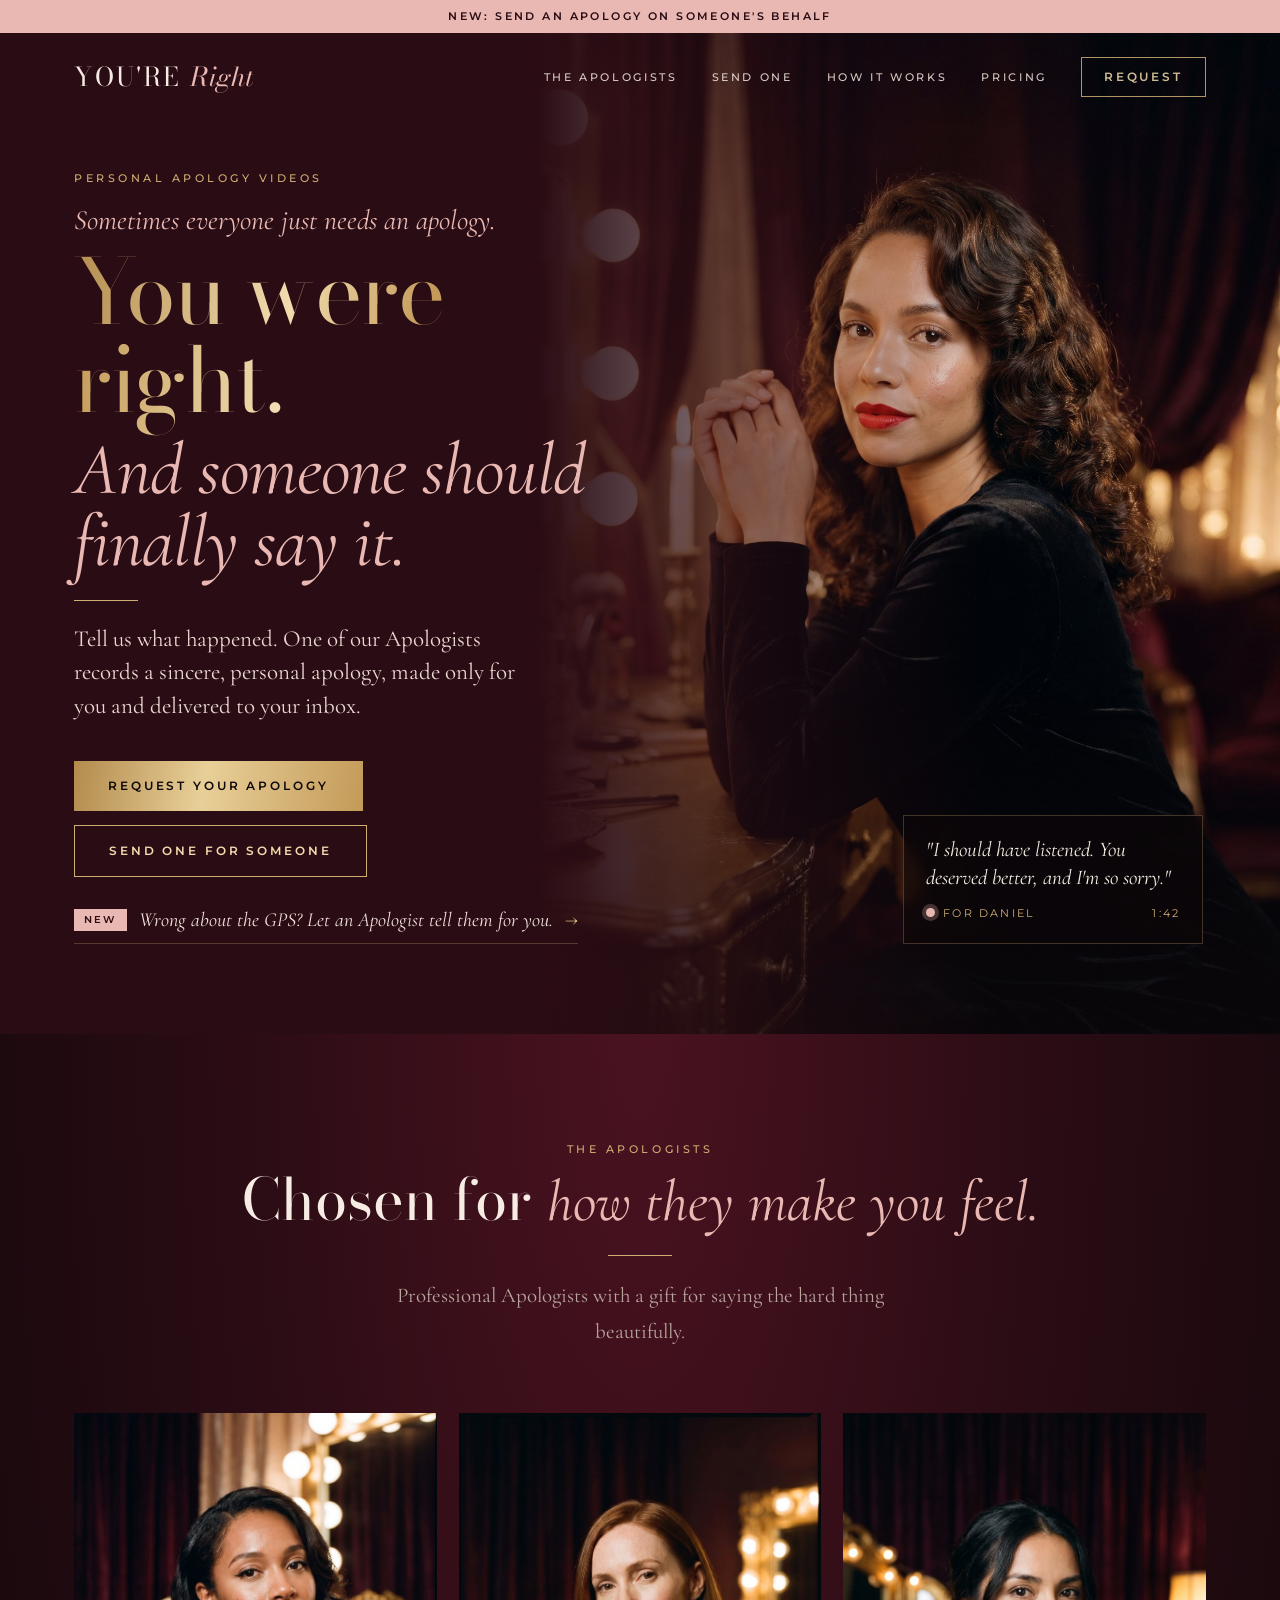
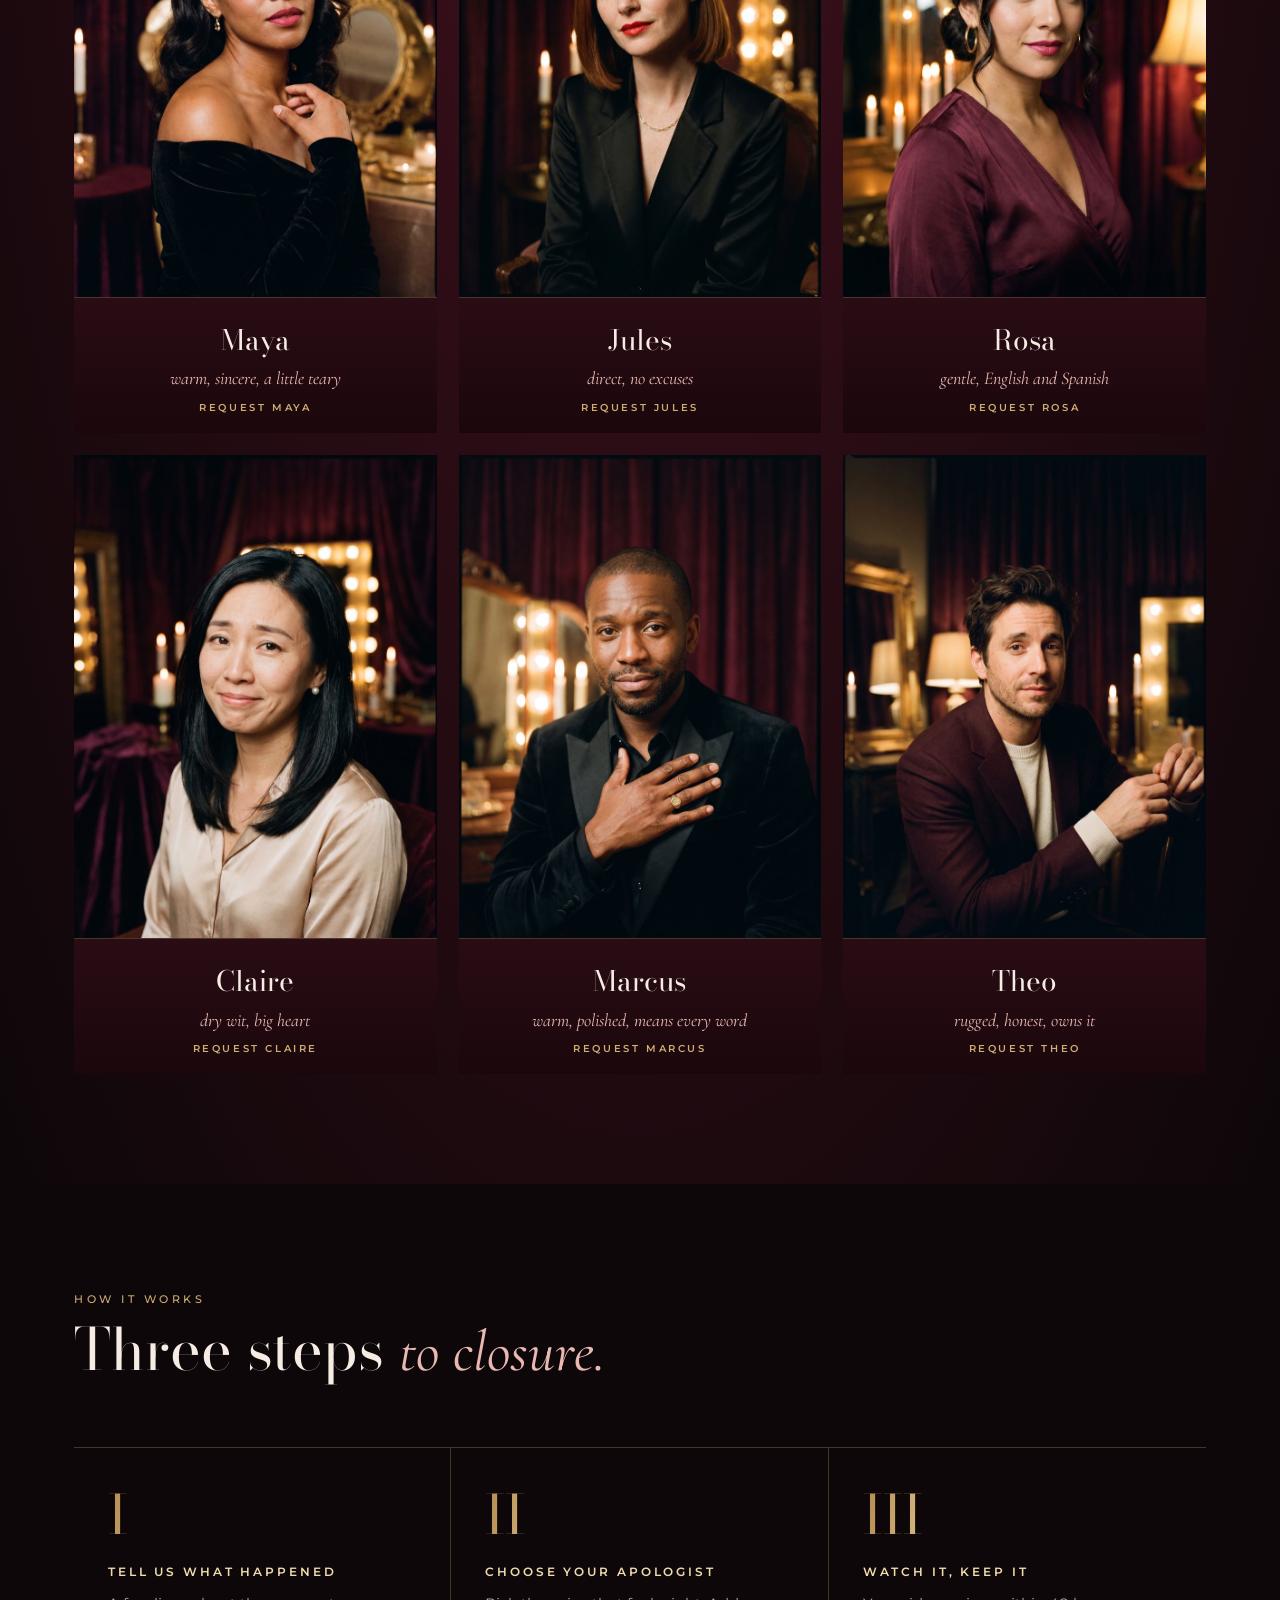
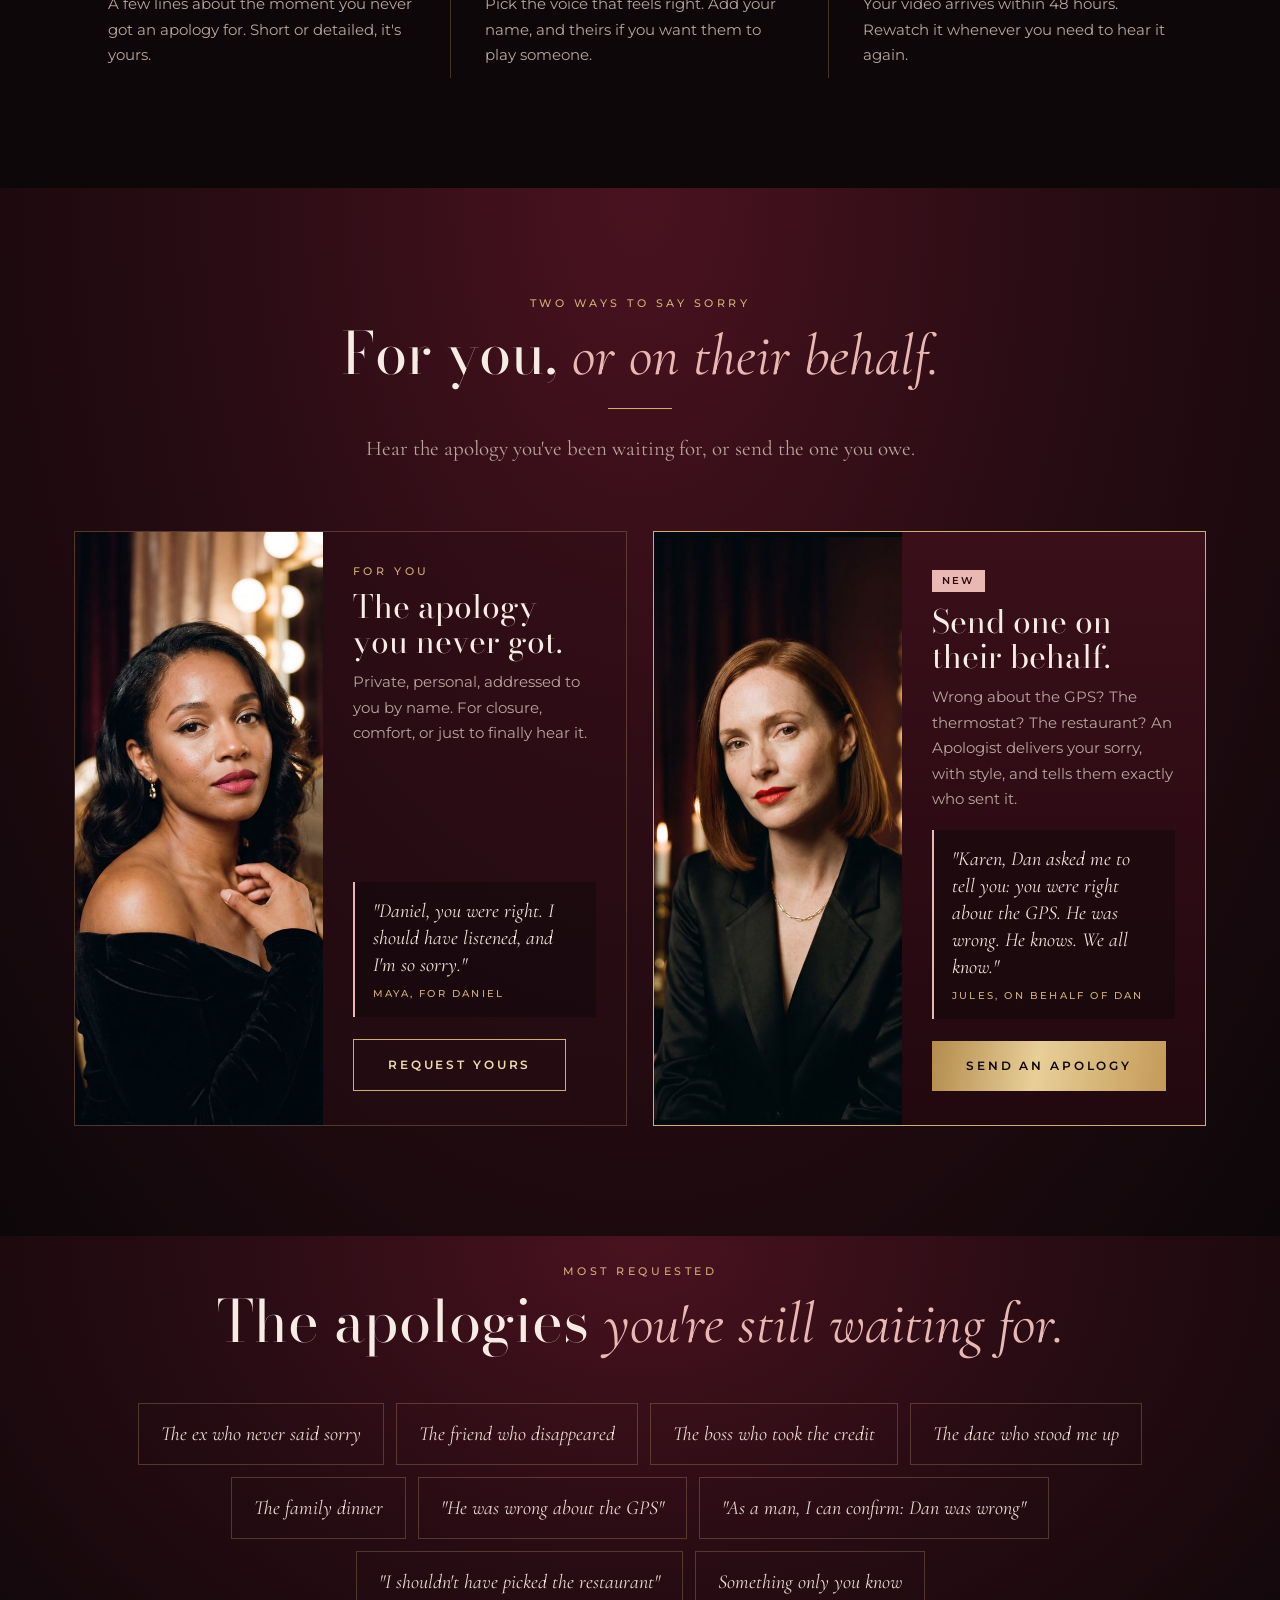
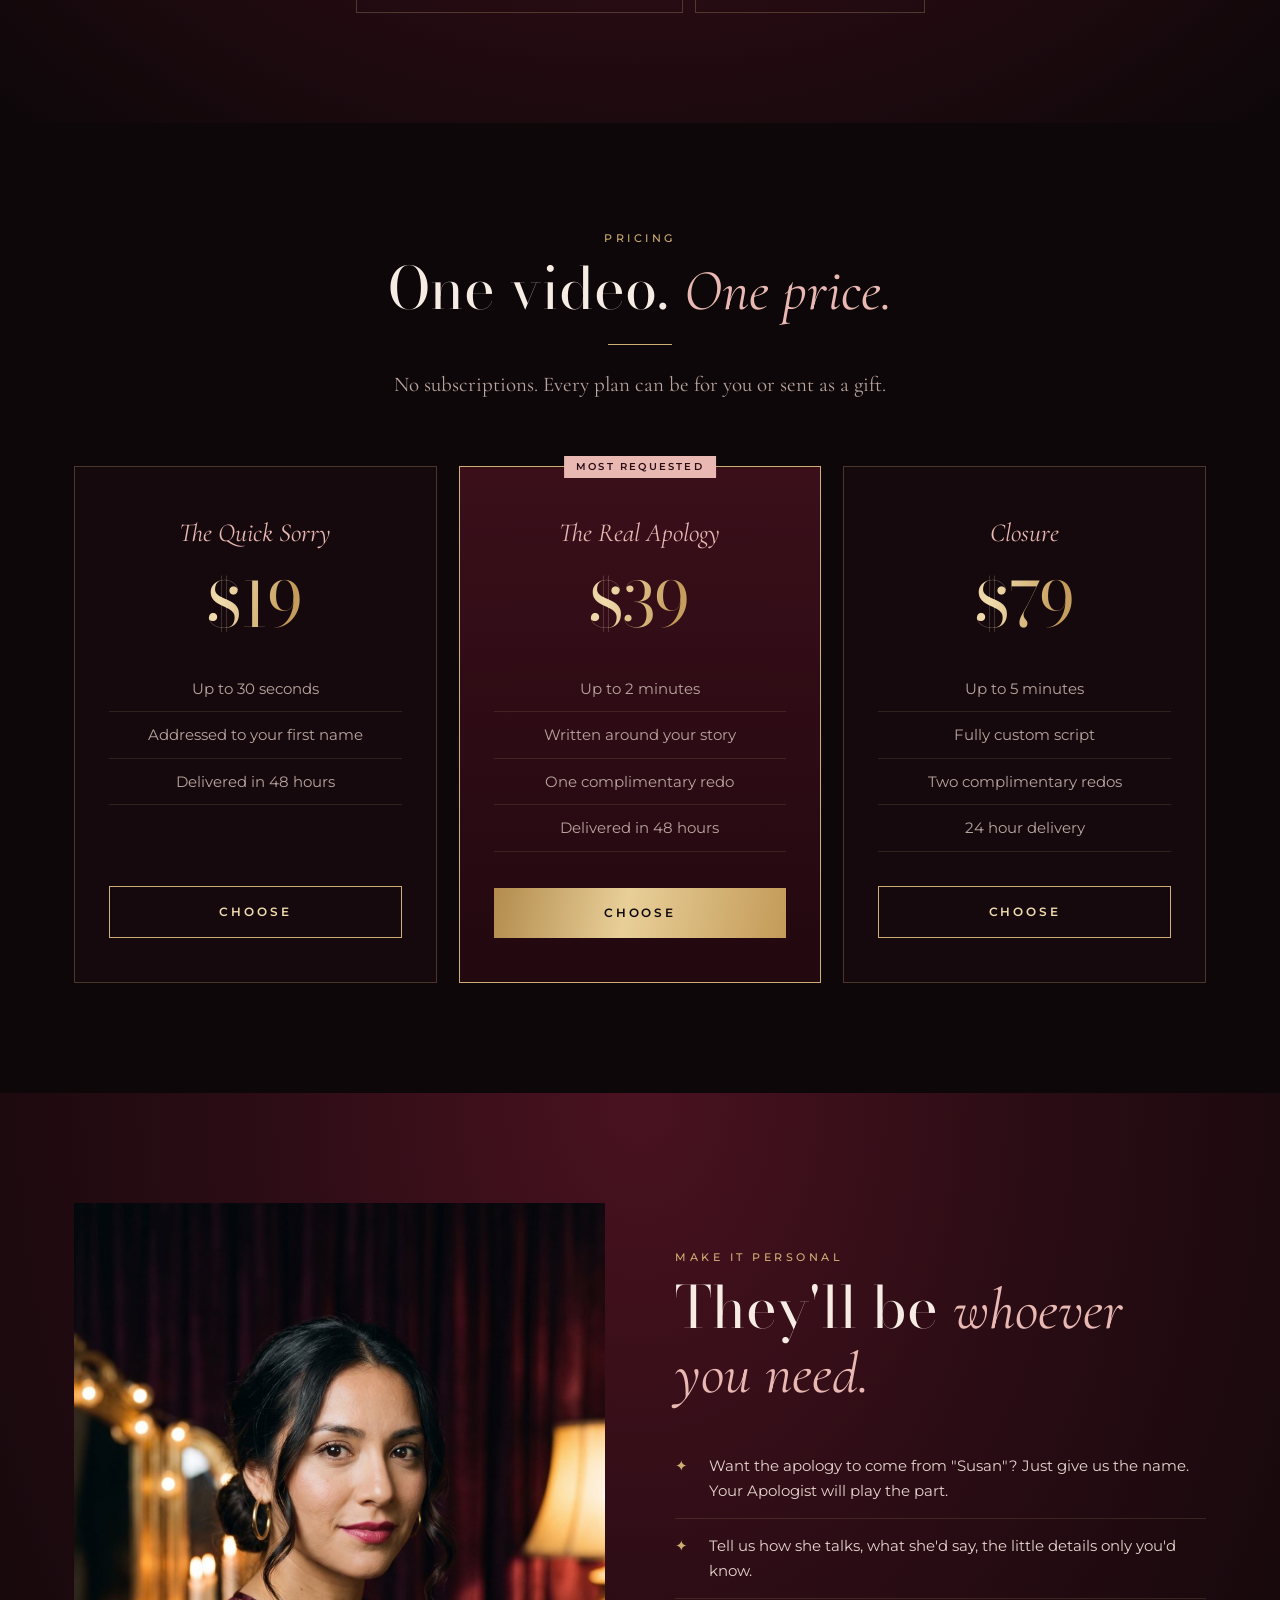
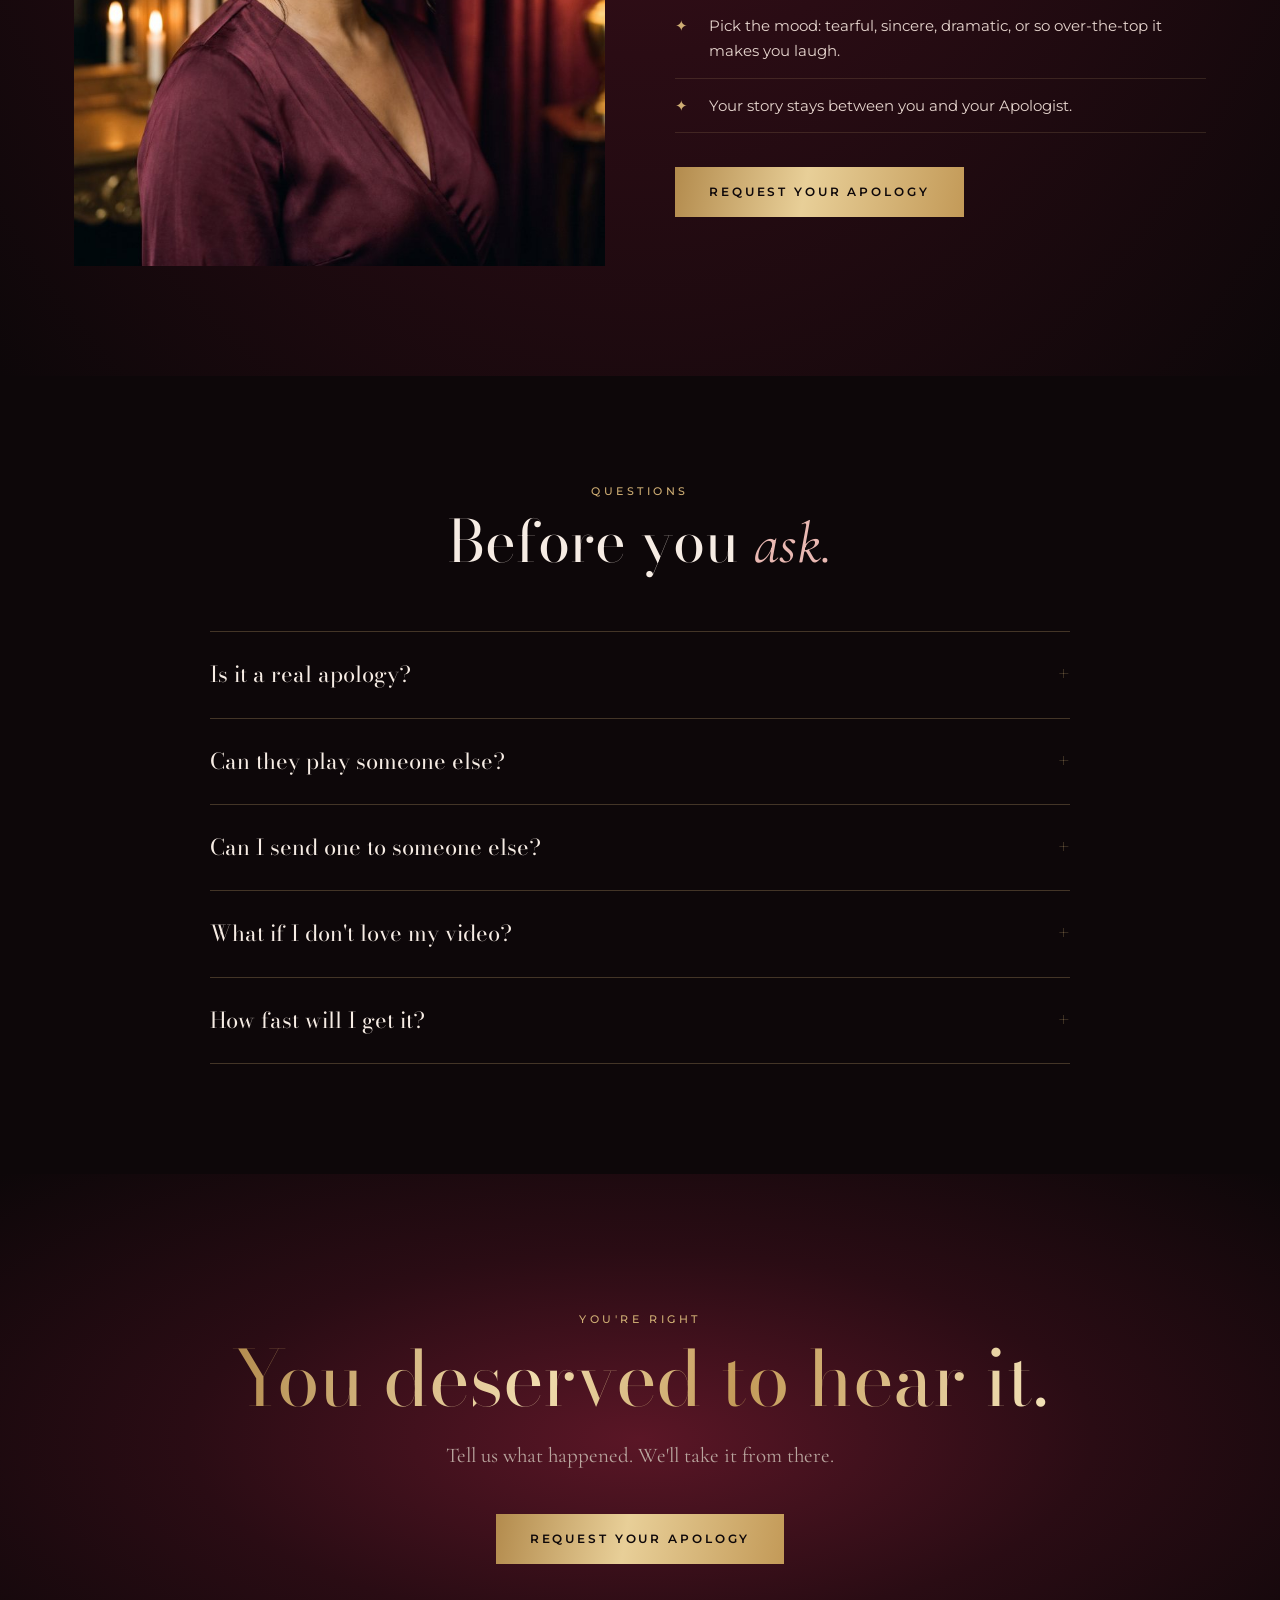
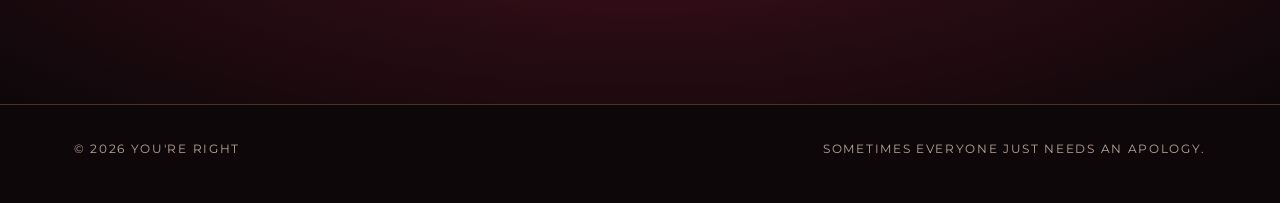
<file: youre-right/index.html>
<!doctype html>
<html lang="en">
<head>
<meta charset="utf-8">
<meta name="viewport" content="width=device-width, initial-scale=1">
<meta name="robots" content="noindex, nofollow">
<title>You're Right</title>
<meta name="description" content="Personal apology videos, recorded for you by professional Apologists.">
<link rel="preconnect" href="https://fonts.googleapis.com">
<link href="https://fonts.googleapis.com/css2?family=Bodoni+Moda:ital,opsz,wght@0,6..96,400;0,6..96,500;1,6..96,400&family=Cormorant+Garamond:ital,wght@0,400;0,500;1,400&family=Montserrat:wght@400;500;600&display=swap" rel="stylesheet">
<style>
  :root {
    --night: #0d0709;
    --velvet: #2a0c14;
    --wine: #4a1220;
    --blush: #e9b8b2;
    --gold: #cfae74;
    --gold-hi: #f1dcae;
    --cream: #f6ece4;
    --muted: #b9a59e;
    --line: rgba(207, 174, 116, 0.28);
  }
  * { box-sizing: border-box; }
  html { -webkit-text-size-adjust: 100%; scroll-behavior: smooth; }
  body { margin: 0; background: var(--night); color: var(--cream); font: 15px/1.7 Montserrat, system-ui, sans-serif; overflow-x: hidden; }
  a { color: inherit; }
  img { display: block; max-width: 100%; }
  .wrap { max-width: 1180px; margin: 0 auto; padding: 0 24px; }

  .gold-text { background: linear-gradient(100deg, #b38b4d 0%, var(--gold-hi) 38%, #c39a58 62%, #f3e2b8 100%); -webkit-background-clip: text; background-clip: text; color: transparent; }
  .rule { width: 64px; height: 1px; background: var(--gold); margin: 22px 0; }
  .center .rule { margin: 22px auto; }
  .kicker { font: 500 11px/1 Montserrat, sans-serif; letter-spacing: 0.32em; text-transform: uppercase; color: var(--gold); }

  .btn { display: inline-block; text-decoration: none; font: 600 12px/1 Montserrat, sans-serif; letter-spacing: 0.24em; text-transform: uppercase; padding: 19px 34px; border-radius: 0; transition: all .25s; }
  .btn.gold { background: linear-gradient(100deg, #b38b4d, #e8cf98 45%, #c39a58); color: var(--night); }
  .btn.gold:hover { filter: brightness(1.08); }
  .btn.line { border: 1px solid var(--gold); color: var(--gold-hi); }
  .btn.line:hover { background: rgba(207,174,116,.12); }

  /* announcement + header */
  .announce { background: var(--blush); color: var(--velvet); text-align: center; font: 600 11px/1 Montserrat, sans-serif; letter-spacing: 0.22em; text-transform: uppercase; padding: 11px 16px; }
  header { position: absolute; left: 0; right: 0; top: 33px; z-index: 5; }
  header .wrap { display: flex; align-items: center; justify-content: space-between; padding-top: 22px; padding-bottom: 22px; }
  .logo { font-family: "Bodoni Moda", Georgia, serif; font-size: 26px; letter-spacing: 0.08em; text-transform: uppercase; text-decoration: none; }
  .logo i { font-style: italic; text-transform: none; letter-spacing: 0; color: var(--blush); }
  nav a { margin-left: 30px; text-decoration: none; font: 500 11px/1 Montserrat, sans-serif; letter-spacing: 0.24em; text-transform: uppercase; color: var(--cream); opacity: .85; }
  nav a:hover { opacity: 1; color: var(--gold-hi); }

  /* hero */
  .hero { position: relative; min-height: min(100vh, 960px); display: flex; align-items: center; background: var(--velvet); overflow: hidden; }
  .hero-img { position: absolute; inset: 0 0 0 auto; width: 58%; background: url(img/hero.jpg) center 20% / cover no-repeat; }
  .hero-img::after { content: ""; position: absolute; inset: 0; background: linear-gradient(90deg, var(--velvet) 0%, rgba(42,12,20,.55) 28%, rgba(42,12,20,0) 60%), linear-gradient(0deg, rgba(13,7,9,.7), rgba(13,7,9,0) 35%); }
  .hero .wrap { position: relative; z-index: 2; width: 100%; padding-top: 140px; padding-bottom: 90px; }
  .hero-copy { max-width: 560px; }
  .ask { font-family: "Cormorant Garamond", Georgia, serif; font-style: italic; font-size: clamp(22px, 2.4vw, 28px); line-height: 1.3; color: var(--blush); margin: 18px 0 0; }
  .ask + h1 { margin-top: 10px; }
  h1 { font-family: "Bodoni Moda", Georgia, serif; font-weight: 400; font-size: clamp(46px, 7vw, 96px); line-height: .98; letter-spacing: -0.01em; margin: 18px 0 0; }
  h1 em { display: block; font-style: italic; font-family: "Cormorant Garamond", Georgia, serif; font-weight: 400; color: var(--blush); font-size: .82em; margin-top: 10px; }
  .lede { font-family: "Cormorant Garamond", Georgia, serif; font-size: 23px; line-height: 1.45; color: #ead9d2; max-width: 470px; margin: 0 0 38px; }
  .hero-ctas { display: flex; gap: 14px; flex-wrap: wrap; }
  .gift-line { display: inline-flex; align-items: center; gap: 12px; margin-top: 26px; text-decoration: none; font-family: "Cormorant Garamond", Georgia, serif; font-style: italic; font-size: 20px; color: #f1e2dc; border-bottom: 1px solid var(--line); padding-bottom: 6px; }
  .gift-line .new { font-style: normal; }
  .gift-line .arrow { color: var(--gold); font-style: normal; }
  .gift-line:hover { color: var(--gold-hi); border-color: var(--gold); }
  .quote-card { position: absolute; right: 6%; bottom: 9%; z-index: 3; max-width: 300px; background: rgba(13,7,9,.62); backdrop-filter: blur(6px); -webkit-backdrop-filter: blur(6px); border: 1px solid var(--line); padding: 20px 22px; }
  .quote-card p { transition: opacity .4s; margin: 0; font-family: "Cormorant Garamond", Georgia, serif; font-style: italic; font-size: 21px; line-height: 1.35; }
  .quote-card small { display: flex; justify-content: space-between; margin-top: 12px; color: var(--gold); font-size: 11px; letter-spacing: .2em; text-transform: uppercase; }
  .playdot { width: 9px; height: 9px; border-radius: 50%; background: var(--blush); display: inline-block; margin-right: 8px; box-shadow: 0 0 0 4px rgba(233,184,178,.25); }

  section { padding: 110px 0; position: relative; }
  .velvet { background: radial-gradient(ellipse at top, var(--wine) 0%, var(--velvet) 45%, var(--night) 100%); }
  h2 { font-family: "Bodoni Moda", Georgia, serif; font-weight: 400; font-size: clamp(34px, 4.6vw, 58px); line-height: 1.05; margin: 14px 0 0; }
  h2 em { font-family: "Cormorant Garamond", Georgia, serif; color: var(--blush); }
  .sub { font-family: "Cormorant Garamond", Georgia, serif; font-size: 21px; color: var(--muted); max-width: 560px; margin: 0; }
  .center { text-align: center; }
  .center .sub { margin: 0 auto; }

  /* steps */
  .steps { display: grid; grid-template-columns: repeat(3, 1fr); margin-top: 64px; border-top: 1px solid var(--line); }
  .step { padding: 40px 34px 10px; border-right: 1px solid var(--line); }
  .step:last-child { border-right: 0; }
  .step .n { font-family: "Bodoni Moda", Georgia, serif; font-size: 54px; line-height: 1; }
  .step h3 { font: 600 12px/1.4 Montserrat, sans-serif; letter-spacing: .24em; text-transform: uppercase; margin: 22px 0 10px; color: var(--gold-hi); }
  .step p { margin: 0; color: var(--muted); }

  /* lanes */
  .lanes { display: grid; grid-template-columns: 1fr 1fr; gap: 26px; margin-top: 64px; text-align: left; }
  .lane { border: 1px solid var(--line); background: rgba(42,12,20,.35); display: grid; grid-template-columns: 0.9fr 1.1fr; overflow: hidden; }
  .lane.gift { border-color: var(--gold); background: linear-gradient(180deg, #3a0f1a, #22080f); }
  .lane img { width: 100%; height: 100%; object-fit: cover; min-height: 380px; }
  .lane .body { padding: 34px 30px; display: flex; flex-direction: column; }
  .lane h3 { font-family: "Bodoni Moda", Georgia, serif; font-weight: 400; font-size: 32px; margin: 12px 0 10px; line-height: 1.1; }
  .lane p { color: var(--muted); margin: 0 0 18px; }
  .lane blockquote { margin: auto 0 22px; padding: 16px 18px; border-left: 2px solid var(--blush); background: rgba(13,7,9,.45); font-family: "Cormorant Garamond", Georgia, serif; font-style: italic; font-size: 20px; line-height: 1.35; color: #f1e2dc; }
  .lane blockquote small { display: block; margin-top: 8px; font: 500 10px/1.4 Montserrat, sans-serif; font-style: normal; letter-spacing: .22em; text-transform: uppercase; color: var(--gold); }
  .lane .btn { align-self: flex-start; }
  .new { display: inline-block; background: var(--blush); color: var(--velvet); font: 600 10px/1 Montserrat, sans-serif; letter-spacing: .22em; text-transform: uppercase; padding: 6px 10px; }

  /* performers */
  .people { display: grid; grid-template-columns: repeat(3, 1fr); gap: 22px; margin-top: 64px; }
  .person { position: relative; overflow: hidden; background: var(--velvet); }
  .person img { aspect-ratio: 3/4; object-fit: cover; object-position: center 22%; width: 100%; transition: transform .8s ease; filter: saturate(1.05); }
  .person:hover img { transform: scale(1.04); }
  .person .tag { padding: 18px 18px 20px; background: linear-gradient(180deg, #2a0c14, #1a070c); border-top: 1px solid var(--line); }
  .person b { display: block; font-family: "Bodoni Moda", Georgia, serif; font-weight: 400; font-size: 28px; }
  .person span { display: block; font-family: "Cormorant Garamond", Georgia, serif; font-style: italic; font-size: 18px; line-height: 1.3; color: var(--blush); margin-top: 4px; }
  .person .book { display: block; margin-top: 12px; font: 600 10px/1 Montserrat, sans-serif; letter-spacing: .26em; text-transform: uppercase; color: var(--gold); text-decoration: none; }

  /* moments */
  .moments { display: flex; flex-wrap: wrap; justify-content: center; gap: 12px; margin-top: 48px; }
  .moment { border: 1px solid var(--line); padding: 13px 22px; font-family: "Cormorant Garamond", Georgia, serif; font-style: italic; font-size: 20px; color: #ead9d2; }

  /* pricing */
  .plans { display: grid; grid-template-columns: repeat(3, 1fr); gap: 22px; margin-top: 64px; align-items: stretch; }
  .plan { border: 1px solid var(--line); padding: 44px 34px; display: flex; flex-direction: column; text-align: center; background: rgba(42,12,20,.35); }
  .plan.featured { background: linear-gradient(180deg, #3a0f1a, #22080f); border-color: var(--gold); position: relative; }
  .plan.featured::before { content: "Most requested"; position: absolute; top: -11px; left: 50%; transform: translateX(-50%); background: var(--blush); color: var(--velvet); font: 600 10px/1 Montserrat, sans-serif; letter-spacing: .22em; text-transform: uppercase; padding: 6px 12px; white-space: nowrap; }
  .plan h3 { font-family: "Cormorant Garamond", Georgia, serif; font-style: italic; font-weight: 400; font-size: 26px; margin: 0; color: var(--blush); }
  .price { font-family: "Bodoni Moda", Georgia, serif; font-size: 62px; line-height: 1; margin: 18px 0 4px; }
  .plan ul { list-style: none; padding: 0; margin: 26px 0 34px; flex: 1; color: var(--muted); }
  .plan li { padding: 10px 0; border-bottom: 1px solid rgba(207,174,116,.14); }

  /* promise */
  .promise { display: grid; grid-template-columns: 1fr 1fr; gap: 70px; align-items: center; }
  .promise img { aspect-ratio: 4/5; object-fit: cover; width: 100%; }
  .promise-list { list-style: none; padding: 0; margin: 34px 0 0; }
  .promise-list li { padding: 14px 0 14px 34px; border-bottom: 1px solid rgba(207,174,116,.16); position: relative; color: #e5d4cd; }
  .promise-list li::before { content: "\2726"; position: absolute; left: 0; color: var(--gold); }

  details { border-bottom: 1px solid var(--line); padding: 24px 0; }
  details:first-of-type { border-top: 1px solid var(--line); }
  summary { cursor: pointer; list-style: none; font-family: "Bodoni Moda", Georgia, serif; font-size: 22px; display: flex; justify-content: space-between; gap: 20px; }
  summary::-webkit-details-marker { display: none; }
  summary::after { content: "+"; color: var(--gold); }
  details[open] summary::after { content: "\2013"; }
  details p { color: var(--muted); margin: 14px 0 0; max-width: 720px; }
  .faq { max-width: 860px; margin: 56px auto 0; }

  .final { padding: 140px 0; text-align: center; background: radial-gradient(ellipse at center, #5a1626 0%, var(--velvet) 50%, var(--night) 100%); }
  .final h2 { font-size: clamp(40px, 6vw, 80px); }
  .final .sub { margin: 18px auto 40px; }

  footer { border-top: 1px solid var(--line); padding: 34px 0 44px; color: var(--muted); font-size: 12px; letter-spacing: .14em; text-transform: uppercase; }
  footer .wrap { display: flex; justify-content: space-between; flex-wrap: wrap; gap: 12px; }

  @media (max-width: 900px) {
    nav a:not(.btn) { display: none; }
    header { top: 33px; }
    .hero { min-height: auto; flex-direction: column; align-items: stretch; }
    .hero-img { position: relative; inset: auto; width: 100%; height: 62vh; min-height: 420px; order: 0; }
    .hero-img::after { background: linear-gradient(0deg, var(--velvet) 0%, rgba(42,12,20,0) 45%), linear-gradient(180deg, rgba(13,7,9,.75), rgba(13,7,9,0) 30%); }
    .hero .wrap { padding-top: 0; padding-bottom: 70px; margin-top: -90px; }
    .quote-card { display: none; }
    .gift-line { display: block; font-size: 19px; line-height: 1.4; }
    .gift-line .new { margin-right: 8px; vertical-align: 2px; }
    .steps, .plans { grid-template-columns: 1fr; }
    .step { border-right: 0; border-bottom: 1px solid var(--line); padding: 32px 0; }
    .people { grid-template-columns: repeat(2, 1fr); gap: 12px; }
    .person b { font-size: 22px; }
    .person .tag { padding: 14px 12px 16px; }
    .person span { font-size: 16px; }
    .person .book { font-size: 9px; letter-spacing: .2em; }
    .promise { grid-template-columns: 1fr; gap: 40px; }
    .lanes { grid-template-columns: 1fr; }
    .lane { grid-template-columns: 1fr; }
    .lane img { min-height: 0; aspect-ratio: 4/3; object-position: center 25%; }
    section { padding: 80px 0; }
  }
</style>
</head>
<body>

<div class="announce">New: send an apology on someone's behalf</div>

<header>
  <div class="wrap">
    <a class="logo" href="#">You're <i>Right</i></a>
    <nav>
      <a href="#performers">The Apologists</a>
      <a href="#gifts">Send One</a>
      <a href="#how">How It Works</a>
      <a href="#pricing">Pricing</a>
      <a class="btn line" href="#pricing" style="padding:13px 22px">Request</a>
    </nav>
  </div>
</header>

<div class="hero">
  <div class="hero-img" role="img" aria-label="An Apologist at a candlelit vanity"></div>
  <div class="wrap">
    <div class="hero-copy">
      <div class="kicker">Personal apology videos</div>
      <p class="ask">Sometimes everyone just needs an apology.</p>
      <h1><span class="gold-text">You were right.</span><em>And someone should finally say it.</em></h1>
      <div class="rule"></div>
      <p class="lede">Tell us what happened. One of our Apologists records a sincere, personal apology, made only for you and delivered to your inbox.</p>
      <div class="hero-ctas">
        <a class="btn gold" href="#pricing">Request your apology</a>
        <a class="btn line" href="#gifts">Send one for someone</a>
      </div>
      <a class="gift-line" href="#gifts"><span class="new">New</span> Wrong about the GPS? Let an Apologist tell them for you. <span class="arrow">&rarr;</span></a>
    </div>
  </div>
  <div class="quote-card" id="qc">
    <p id="qc-text">"I should have listened. You deserved better, and I'm so sorry."</p>
    <small><span><span class="playdot"></span><span id="qc-for">For Daniel</span></span><span id="qc-len">1:42</span></small>
  </div>
  <script>
    (function () {
      var q = [
        ["\u201cI should have listened. You deserved better, and I'm so sorry.\u201d", "For Daniel", "1:42"],
        ["\u201cKaren, Dan asked me to tell you: you were right about the GPS. He was wrong.\u201d", "From Dan, for Karen", "0:38"]
      ], i = 0, t = document.getElementById("qc-text"), f = document.getElementById("qc-for"), l = document.getElementById("qc-len");
      setInterval(function () {
        i = (i + 1) % q.length; t.style.opacity = 0;
        setTimeout(function () { t.textContent = q[i][0]; f.textContent = q[i][1]; l.textContent = q[i][2]; t.style.opacity = 1; }, 400);
      }, 5000);
    })();
  </script>
</div>

<section id="performers" class="velvet">
  <div class="wrap center">
    <div class="kicker">The Apologists</div>
    <h2>Chosen for <em>how they make you feel.</em></h2>
    <div class="rule"></div>
    <p class="sub">Professional Apologists with a gift for saying the hard thing beautifully.</p>
    <div class="people">
      <div class="person"><img src="img/maya.jpg" alt="Maya"><div class="tag"><b>Maya</b><span>warm, sincere, a little teary</span><a class="book" href="#pricing">Request Maya</a></div></div>
      <div class="person"><img src="img/jules.jpg" alt="Jules"><div class="tag"><b>Jules</b><span>direct, no excuses</span><a class="book" href="#pricing">Request Jules</a></div></div>
      <div class="person"><img src="img/rosa.jpg" alt="Rosa"><div class="tag"><b>Rosa</b><span>gentle, English and Spanish</span><a class="book" href="#pricing">Request Rosa</a></div></div>
      <div class="person"><img src="img/claire.jpg" alt="Claire"><div class="tag"><b>Claire</b><span>dry wit, big heart</span><a class="book" href="#pricing">Request Claire</a></div></div>
      <div class="person"><img src="img/marcus.jpg" alt="Marcus"><div class="tag"><b>Marcus</b><span>warm, polished, means every word</span><a class="book" href="#pricing">Request Marcus</a></div></div>
      <div class="person"><img src="img/theo.jpg" alt="Theo"><div class="tag"><b>Theo</b><span>rugged, honest, owns it</span><a class="book" href="#pricing">Request Theo</a></div></div>
    </div>
  </div>
</section>

<section id="how">
  <div class="wrap">
    <div class="kicker">How It Works</div>
    <h2>Three steps <em>to closure.</em></h2>
    <div class="steps">
      <div class="step"><div class="n gold-text">I</div><h3>Tell us what happened</h3><p>A few lines about the moment you never got an apology for. Short or detailed, it's yours.</p></div>
      <div class="step"><div class="n gold-text">II</div><h3>Choose your Apologist</h3><p>Pick the voice that feels right. Add your name, and theirs if you want them to play someone.</p></div>
      <div class="step"><div class="n gold-text">III</div><h3>Watch it, keep it</h3><p>Your video arrives within 48 hours. Rewatch it whenever you need to hear it again.</p></div>
    </div>
  </div>
</section>

<section id="gifts" class="velvet">
  <div class="wrap center">
    <div class="kicker">Two Ways To Say Sorry</div>
    <h2>For you, <em>or on their behalf.</em></h2>
    <div class="rule"></div>
    <p class="sub">Hear the apology you've been waiting for, or send the one you owe.</p>
    <div class="lanes">
      <div class="lane">
        <img src="img/maya.jpg" alt="Maya" style="object-position:center 20%">
        <div class="body">
          <div class="kicker">For You</div>
          <h3>The apology you never got.</h3>
          <p>Private, personal, addressed to you by name. For closure, comfort, or just to finally hear it.</p>
          <blockquote>"Daniel, you were right. I should have listened, and I'm so sorry."<small>Maya, for Daniel</small></blockquote>
          <a class="btn line" href="#pricing">Request yours</a>
        </div>
      </div>
      <div class="lane gift">
        <img src="img/jules.jpg" alt="Jules" style="object-position:center 20%">
        <div class="body">
          <div><span class="new">New</span></div>
          <h3>Send one on their behalf.</h3>
          <p>Wrong about the GPS? The thermostat? The restaurant? An Apologist delivers your sorry, with style, and tells them exactly who sent it.</p>
          <blockquote>"Karen, Dan asked me to tell you: you were right about the GPS. He was wrong. He knows. We all know."<small>Jules, on behalf of Dan</small></blockquote>
          <a class="btn gold" href="#pricing">Send an apology</a>
        </div>
      </div>
    </div>
  </div>
</section>

<section class="velvet" style="padding-top:30px">
  <div class="wrap center">
    <div class="kicker">Most Requested</div>
    <h2>The apologies <em>you're still waiting for.</em></h2>
    <div class="moments">
      <span class="moment">The ex who never said sorry</span>
      <span class="moment">The friend who disappeared</span>
      <span class="moment">The boss who took the credit</span>
      <span class="moment">The date who stood me up</span>
      <span class="moment">The family dinner</span>
      <span class="moment">"He was wrong about the GPS"</span>
      <span class="moment">"As a man, I can confirm: Dan was wrong"</span>
      <span class="moment">"I shouldn't have picked the restaurant"</span>
      <span class="moment">Something only you know</span>
    </div>
  </div>
</section>

<section id="pricing">
  <div class="wrap center">
    <div class="kicker">Pricing</div>
    <h2>One video. <em>One price.</em></h2>
    <div class="rule"></div>
    <p class="sub">No subscriptions. Every plan can be for you or sent as a gift.</p>
    <div class="plans">
      <div class="plan">
        <h3>The Quick Sorry</h3>
        <div class="price gold-text">$19</div>
        <ul><li>Up to 30 seconds</li><li>Addressed to your first name</li><li>Delivered in 48 hours</li></ul>
        <a class="btn line" href="#">Choose</a>
      </div>
      <div class="plan featured">
        <h3>The Real Apology</h3>
        <div class="price gold-text">$39</div>
        <ul><li>Up to 2 minutes</li><li>Written around your story</li><li>One complimentary redo</li><li>Delivered in 48 hours</li></ul>
        <a class="btn gold" href="#">Choose</a>
      </div>
      <div class="plan">
        <h3>Closure</h3>
        <div class="price gold-text">$79</div>
        <ul><li>Up to 5 minutes</li><li>Fully custom script</li><li>Two complimentary redos</li><li>24 hour delivery</li></ul>
        <a class="btn line" href="#">Choose</a>
      </div>
    </div>
  </div>
</section>

<section class="velvet">
  <div class="wrap promise">
    <img src="img/rosa.jpg" alt="Rosa" style="object-position:center 30%">
    <div>
      <div class="kicker">Make It Personal</div>
      <h2>They'll be <em>whoever you need.</em></h2>
      <ul class="promise-list">
        <li>Want the apology to come from "Susan"? Just give us the name. Your Apologist will play the part.</li>
        <li>Tell us how she talks, what she'd say, the little details only you'd know.</li>
        <li>Pick the mood: tearful, sincere, dramatic, or so over-the-top it makes you laugh.</li>
        <li>Your story stays between you and your Apologist.</li>
      </ul>
      <a class="btn gold" href="#pricing" style="margin-top:34px">Request your apology</a>
    </div>
  </div>
</section>

<section id="faq">
  <div class="wrap">
    <div class="center"><div class="kicker">Questions</div><h2>Before you <em>ask.</em></h2></div>
    <div class="faq">
      <details><summary>Is it a real apology?</summary><p>It's a real person saying it to you, about your story, the way you always wanted to hear it. For a lot of people, finally hearing the words out loud is everything.</p></details>
      <details><summary>Can they play someone else?</summary><p>Yes. Give us a name and a few details, and your Apologist will play the part. If you want the apology to come from "Susan," it will.</p></details>
      <details><summary>Can I send one to someone else?</summary><p>Yes. Choose "on their behalf," tell us their name and what you're sorry for, and we'll send them a private link. Your Apologist delivers it with as much drama, sincerity or humor as you want.</p></details>
      <details><summary>What if I don't love my video?</summary><p>The Real Apology and Closure include complimentary redos. If something went wrong on our side, we refund you.</p></details>
      <details><summary>How fast will I get it?</summary><p>Most apologies arrive within 48 hours. Closure is delivered within 24. Need it sooner? Ask, and your Apologist will do their best.</p></details>
    </div>
  </div>
</section>

<div class="final">
  <div class="wrap">
    <div class="kicker">You're Right</div>
    <h2><span class="gold-text">You deserved to hear it.</span></h2>
    <p class="sub">Tell us what happened. We'll take it from there.</p>
    <a class="btn gold" href="#pricing">Request your apology</a>
  </div>
</div>

<footer>
  <div class="wrap"><span>&copy; 2026 You're Right</span><span>Sometimes everyone just needs an apology.</span></div>
</footer>
</body>
</html>
</file>
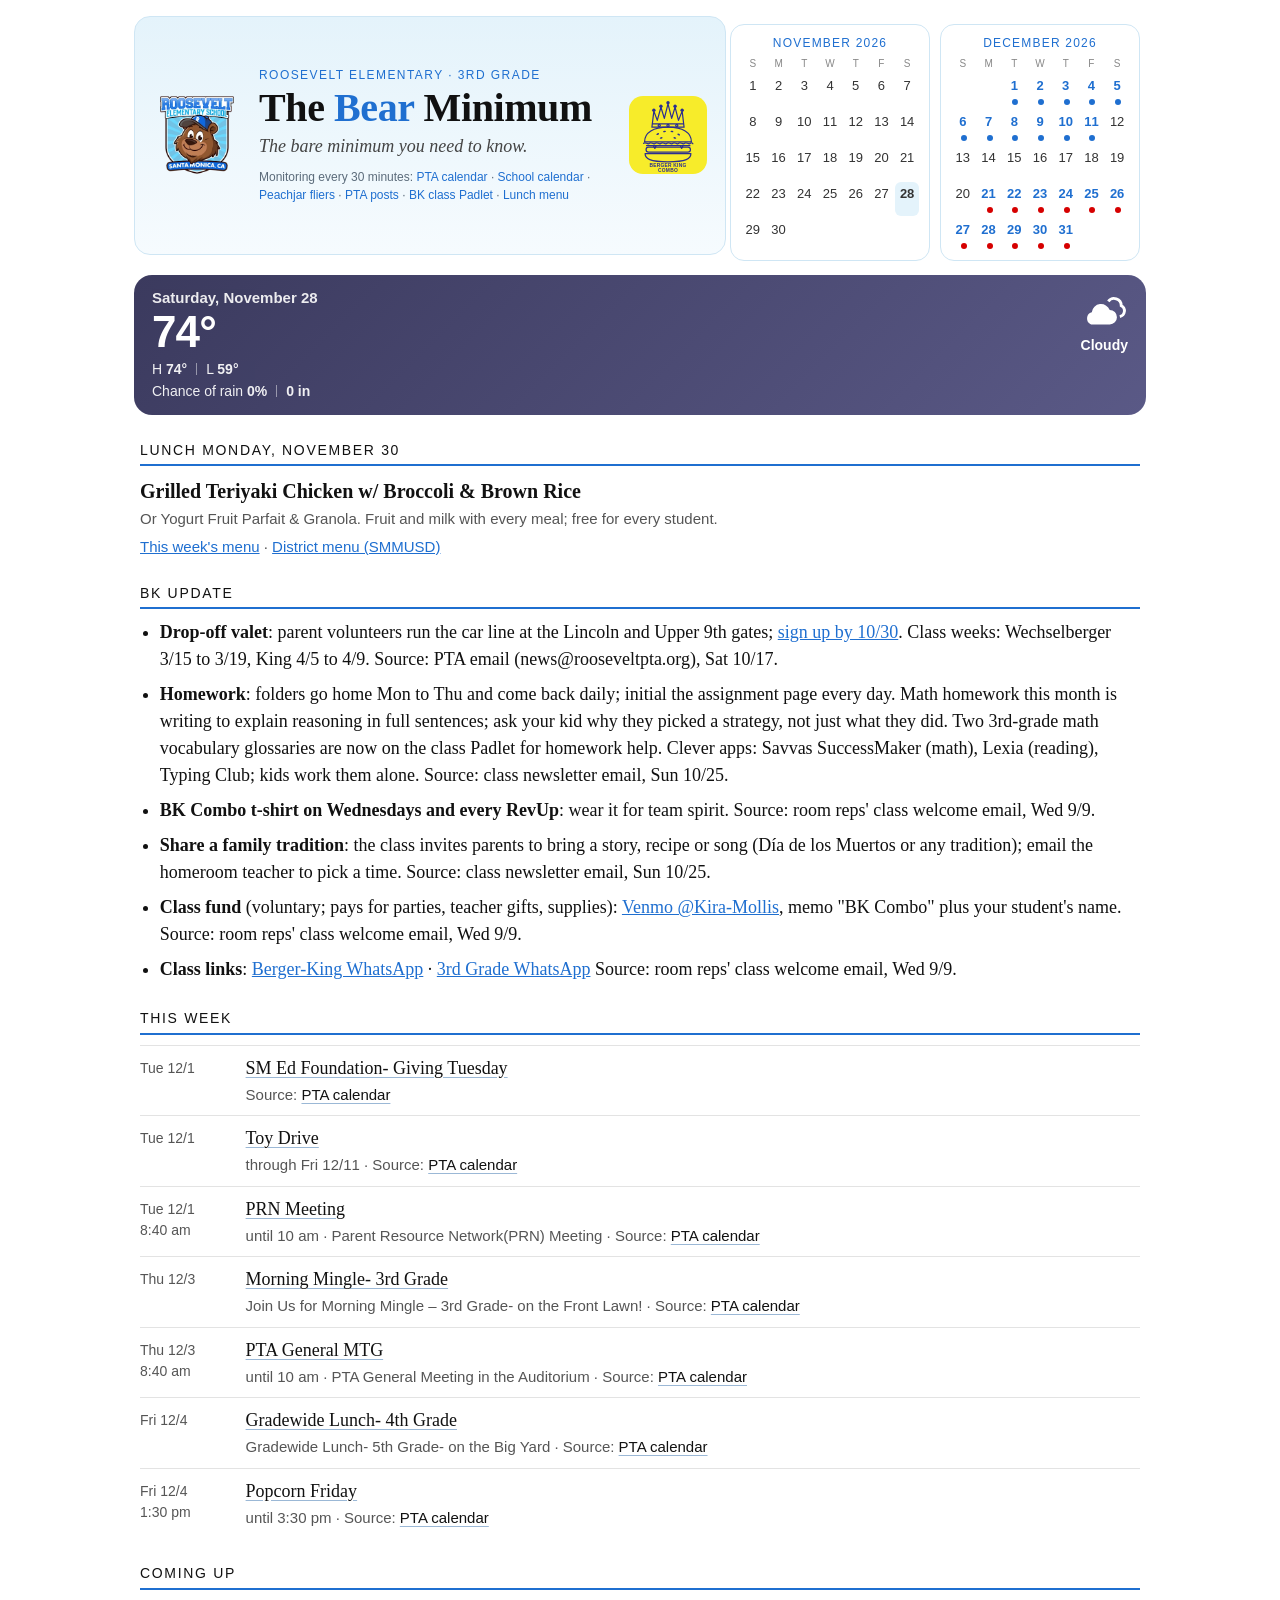
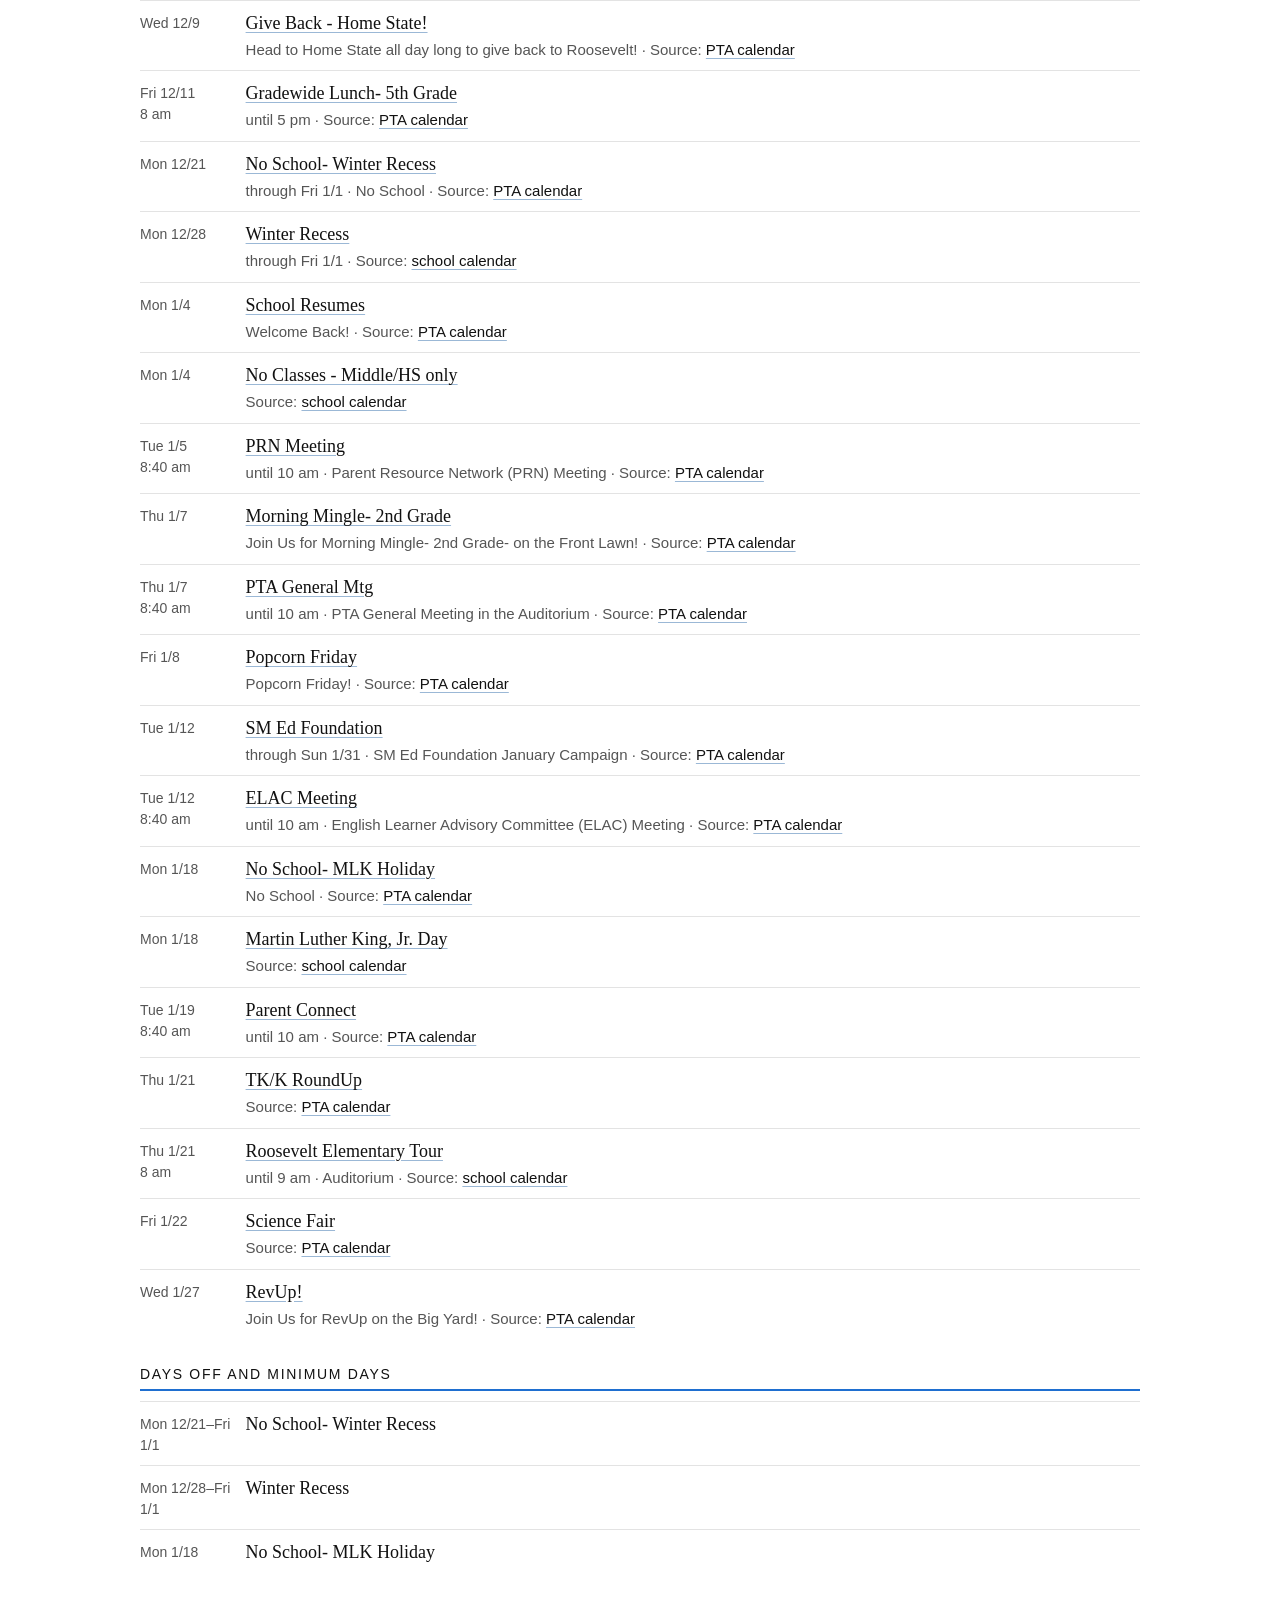
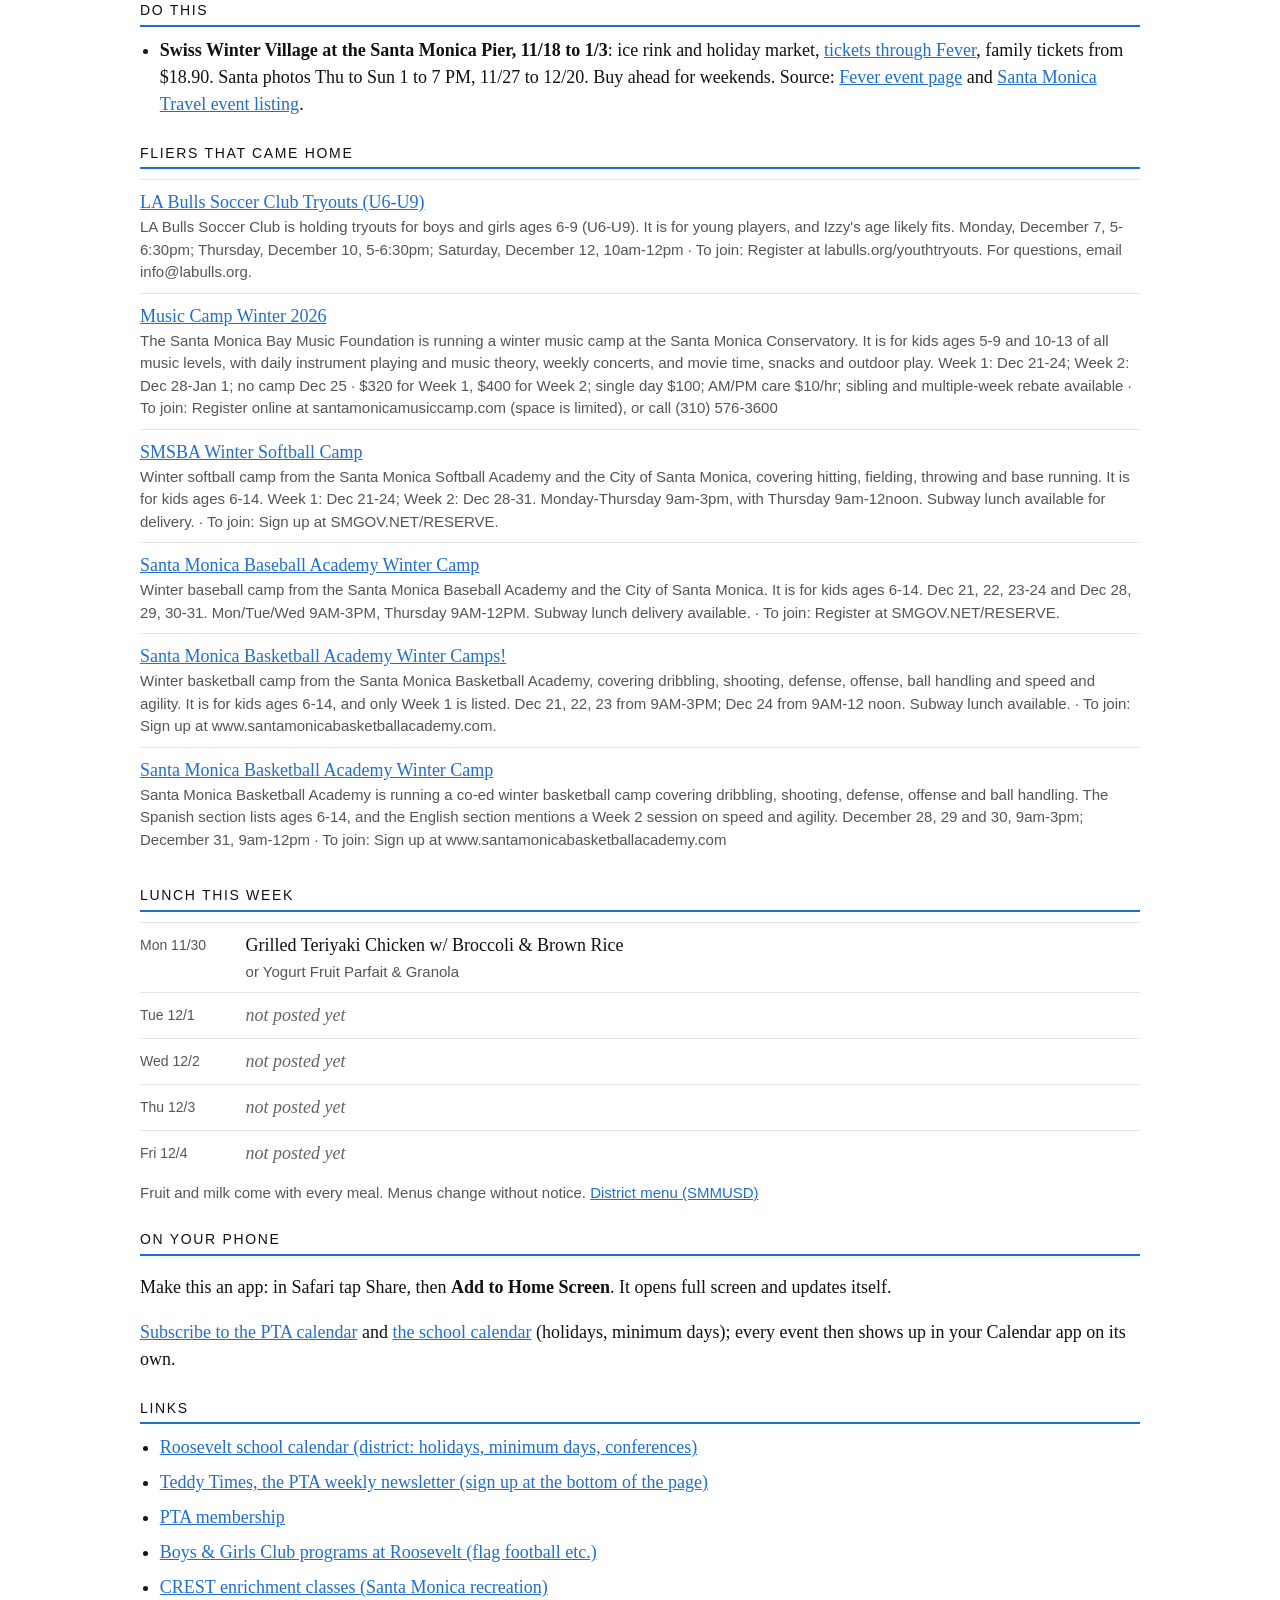
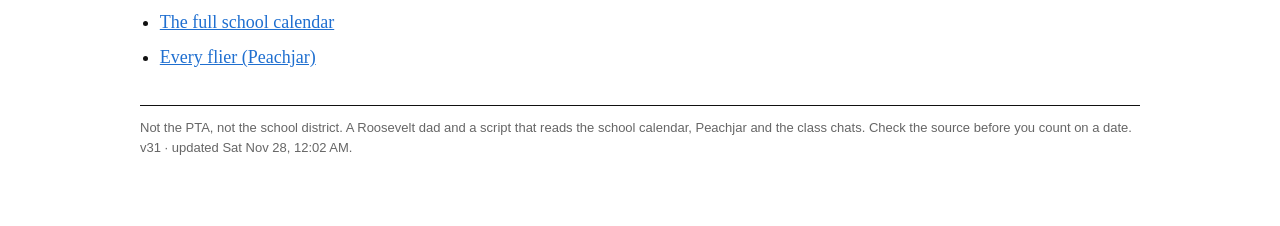
<file: bears/app/index.html>
<!doctype html><html><head><meta charset="utf-8"><meta name="robots" content="noindex"><meta http-equiv="refresh" content="0; url=../"><script>location.replace("../"+location.hash)</script><title>The Bear Minimum</title></head><body><a href="../">The Bear Minimum</a></body></html>
</file>
<file: assets/css/style.css>
/* ========================================
   NINO MARTINEZ - BDANIEL STYLE
   Cinematic Dark Portfolio
   ======================================== */

/* Variables */
:root {
    --bg-dark: #080808;
    --bg-darker: #050505;
    --bg-card: #0f0f0f;
    --gold: #c9a84c;
    --gold-light: #d4b65f;
    --gold-dark: #a88a36;
    --white: #ffffff;
    --white-muted: rgba(255, 255, 255, 0.7);
    --white-dim: rgba(255, 255, 255, 0.4);
    
    --font-serif: 'Cormorant Garamond', Georgia, serif;
    --font-sans: 'Inter', -apple-system, sans-serif;
    
    --transition-fast: 0.2s ease;
    --transition-medium: 0.4s ease;
    --transition-slow: 0.6s ease;
}

/* Reset */
*, *::before, *::after {
    margin: 0;
    padding: 0;
    box-sizing: border-box;
}

html {
    scroll-behavior: smooth;
    font-size: 16px;
}

body {
    font-family: var(--font-sans);
    background: var(--bg-dark);
    color: var(--white);
    line-height: 1.6;
    overflow-x: hidden;
}

img {
    max-width: 100%;
    height: auto;
    display: block;
}

a {
    text-decoration: none;
    color: inherit;
}

/* Film Grain Overlay */
.film-grain {
    position: fixed;
    inset: 0;
    pointer-events: none;
    z-index: 9999;
    opacity: 0.03;
    background-image: url("data:image/svg+xml,%3Csvg viewBox='0 0 200 200' xmlns='http://www.w3.org/2000/svg'%3E%3Cfilter id='noise'%3E%3CfeTurbulence type='fractalNoise' baseFrequency='0.65' numOctaves='3' stitchTiles='stitch'/%3E%3C/filter%3E%3Crect width='100%25' height='100%25' filter='url(%23noise)'/%3E%3C/svg%3E");
}

/* Container */
.container {
    width: 100%;
    max-width: 1200px;
    margin: 0 auto;
    padding: 0 40px;
}

/* Section Label */
.section-label {
    display: flex;
    align-items: center;
    gap: 15px;
    margin-bottom: 30px;
    font-size: 0.75rem;
    font-weight: 500;
    letter-spacing: 3px;
    text-transform: uppercase;
    color: var(--gold);
}

.label-dash {
    width: 30px;
    height: 1px;
    background: var(--gold);
}

/* ========================================
   NAVIGATION
   ======================================== */
.nav {
    position: fixed;
    top: 0;
    left: 0;
    right: 0;
    z-index: 1000;
    padding: 30px 0;
    transition: all var(--transition-medium);
}

.nav.scrolled {
    background: rgba(8, 8, 8, 0.95);
    backdrop-filter: blur(10px);
    padding: 20px 0;
}

.nav-container {
    max-width: 1200px;
    margin: 0 auto;
    padding: 0 40px;
    display: flex;
    justify-content: space-between;
    align-items: center;
}

.nav-logo {
    font-family: var(--font-serif);
    font-size: 1.75rem;
    font-weight: 500;
    color: var(--gold);
    letter-spacing: 2px;
}

.nav-menu {
    display: flex;
    list-style: none;
    gap: 50px;
}

.nav-link {
    font-size: 0.75rem;
    font-weight: 500;
    letter-spacing: 2px;
    text-transform: uppercase;
    color: var(--white-muted);
    transition: color var(--transition-fast);
    position: relative;
}

.nav-link::after {
    content: '';
    position: absolute;
    bottom: -5px;
    left: 0;
    width: 0;
    height: 1px;
    background: var(--gold);
    transition: width var(--transition-medium);
}

.nav-link:hover {
    color: var(--gold);
}

.nav-link:hover::after {
    width: 100%;
}

.nav-toggle {
    display: none;
    flex-direction: column;
    justify-content: center;
    align-items: center;
    gap: 8px;
    background: none;
    border: none;
    cursor: pointer;
    padding: 10px;
    min-width: 44px;
    min-height: 44px;
    -webkit-tap-highlight-color: transparent;
    touch-action: manipulation;
}

.nav-toggle span {
    width: 30px;
    height: 2px;
    background: var(--white);
    transition: all var(--transition-fast);
    pointer-events: none;
}

/* ========================================
   HERO
   ======================================== */
.hero {
    position: relative;
    height: 100vh;
    min-height: 700px;
    display: flex;
    align-items: center;
    justify-content: center;
    overflow: hidden;
}

.hero-bg {
    position: absolute;
    inset: 0;
}

.hero-bg img {
    position: absolute;
    width: 100%;
    height: 100%;
    object-fit: cover;
    transform-origin: center center;
}

.hero-img-1 {
    animation: heroFade1 16s ease-in-out infinite, heroZoom1 16s ease-in-out infinite;
}

.hero-img-2 {
    animation: heroFade2 16s ease-in-out infinite, heroZoom2 16s ease-in-out infinite;
}

@keyframes heroFade1 {
    0%, 45% { opacity: 1; }
    50%, 95% { opacity: 0; }
    100% { opacity: 1; }
}

@keyframes heroFade2 {
    0%, 45% { opacity: 0; }
    50%, 95% { opacity: 1; }
    100% { opacity: 0; }
}

/* Slow push in, hold through fade, reset while hidden */
@keyframes heroZoom1 {
    0% { transform: scale(1); }
    45% { transform: scale(1.06); }
    50% { transform: scale(1.06); }
    70% { transform: scale(1); }
    100% { transform: scale(1); }
}

@keyframes heroZoom2 {
    0% { transform: scale(1); }
    20% { transform: scale(1); }
    50% { transform: scale(1); }
    95% { transform: scale(1.06); }
    100% { transform: scale(1.06); }
}

.hero-overlay {
    position: absolute;
    inset: 0;
    background: linear-gradient(
        to bottom,
        rgba(8, 8, 8, 0.4) 0%,
        rgba(8, 8, 8, 0.6) 50%,
        rgba(8, 8, 8, 1) 100%
    );
}

.hero-content {
    position: relative;
    z-index: 2;
    text-align: center;
    padding: 0 20px;
}

.hero-tag {
    font-size: 0.75rem;
    font-weight: 500;
    letter-spacing: 4px;
    text-transform: uppercase;
    color: var(--gold);
    margin-bottom: 30px;
}

.hero-title {
    font-family: var(--font-serif);
    font-size: clamp(2rem, 8vw, 5.5rem);
    font-weight: 400;
    line-height: 1.1;
    margin-bottom: 30px;
    white-space: nowrap;
}

.title-outline {
    display: inline;
    -webkit-text-stroke: 1px var(--white);
    color: transparent;
    letter-spacing: 0.2em;
}

.title-solid {
    display: inline;
    color: var(--white);
    letter-spacing: 0.15em;
}

.title-ace {
    font-size: 1em;
    color: var(--gold);
    letter-spacing: 0.1em;
    vertical-align: baseline;
}

.hero-credentials {
    display: flex;
    justify-content: center;
    gap: 20px;
    flex-wrap: wrap;
    font-size: 0.75rem;
    letter-spacing: 2px;
    text-transform: uppercase;
    color: var(--white-dim);
}

.hero-credentials .divider {
    color: var(--gold);
}

.scroll-indicator {
    position: absolute;
    bottom: 50px;
    left: 50%;
    transform: translateX(-50%);
    display: flex;
    flex-direction: column;
    align-items: center;
    gap: 15px;
    color: var(--white-dim);
}

.scroll-text {
    font-size: 0.65rem;
    letter-spacing: 3px;
    text-transform: uppercase;
}

.scroll-line {
    width: 1px;
    height: 50px;
    background: linear-gradient(to bottom, var(--gold), transparent);
    animation: scrollPulse 2s ease-in-out infinite;
}

@keyframes scrollPulse {
    0%, 100% { opacity: 0.3; }
    50% { opacity: 1; }
}

/* ========================================
   ABOUT
   ======================================== */
.about {
    padding: 50px 0 80px;
}

.about-grid {
    display: grid;
    grid-template-columns: 1fr 1fr;
    gap: 50px;
    align-items: center;
}

.about-image {
    position: relative;
}

.about-image::before {
    content: '';
    position: absolute;
    top: 20px;
    left: 20px;
    right: -20px;
    bottom: -20px;
    border: 1px solid var(--gold);
    z-index: -1;
}

.about-image-inner {
    overflow: hidden;
}

.about-image img {
    width: 100%;
    filter: grayscale(30%);
    transition: filter var(--transition-medium);
    animation: aboutZoom 20s ease-in-out infinite alternate;
}

.about-image:hover img {
    filter: grayscale(0%);
}

@keyframes aboutZoom {
    0% { transform: scale(1); }
    100% { transform: scale(1.06); }
}

.about-title {
    font-family: var(--font-serif);
    font-size: clamp(2rem, 4vw, 3rem);
    font-weight: 400;
    line-height: 1.2;
    margin-bottom: 30px;
    color: var(--white);
}

.about-bio {
    margin-bottom: 40px;
}

.about-bio p {
    margin-bottom: 20px;
    color: var(--white-muted);
    font-size: 1rem;
    line-height: 1.8;
}

.about-badges {
    display: flex;
    gap: 15px;
    flex-wrap: wrap;
}

.badge {
    text-align: center;
    padding: 15px 10px;
    border: 1px solid rgba(201, 168, 76, 0.3);
    background: rgba(201, 168, 76, 0.05);
    min-width: 0;
    flex: 1;
}

.badge-label {
    display: block;
    font-size: 0.65rem;
    letter-spacing: 2px;
    text-transform: uppercase;
    color: var(--gold);
    margin-bottom: 5px;
}

.badge-value {
    font-family: var(--font-serif);
    font-size: 1.25rem;
    color: var(--white);
}

/* ========================================
   DEMO REEL
   ======================================== */
.reel {
    padding: 100px 0 150px;
    background: var(--bg-darker);
}

.reel-content {
    max-width: 900px;
    margin: 0 auto;
}

.video-container {
    position: relative;
    width: 100%;
    padding-bottom: 56.25%;
    background: var(--bg-darker);
    border: none;
}

.video-container iframe {
    position: absolute;
    top: 0;
    left: 0;
    width: 100%;
    height: 100%;
}

.video-facade {
    position: relative;
    cursor: pointer;
    -webkit-tap-highlight-color: transparent;
    touch-action: manipulation;
}

.video-poster {
    position: absolute;
    top: 0;
    left: 0;
    width: 100%;
    height: 100%;
    object-fit: cover;
}

.video-play-btn {
    position: absolute;
    top: 50%;
    left: 50%;
    transform: translate(-50%, -50%);
    background: none;
    border: none;
    cursor: pointer;
    padding: 20px;
    min-width: 68px;
    min-height: 48px;
    transition: transform var(--transition-medium), opacity var(--transition-medium);
    -webkit-tap-highlight-color: transparent;
    touch-action: manipulation;
    pointer-events: none;
}

.video-play-btn:hover {
    transform: translate(-50%, -50%) scale(1.1);
}

.video-play-btn svg {
    filter: drop-shadow(0 4px 12px rgba(0,0,0,0.4));
}

.video-facade.playing .video-poster,
.video-facade.playing .video-play-btn {
    display: none;
}

.video-facade iframe {
    position: absolute;
    top: 0;
    left: 0;
    width: 100%;
    height: 100%;
}

.reel-description {
    margin-top: 30px;
    text-align: center;
    font-family: var(--font-serif);
    font-size: 1.125rem;
    font-style: italic;
    color: var(--white-dim);
}

/* ========================================
   NETWORKS
   ======================================== */
.networks {
    padding: 100px 0 120px;
}

.networks-intro {
    font-family: var(--font-serif);
    font-size: 1.25rem;
    color: var(--white-muted);
    margin-bottom: 50px;
}

.networks-grid {
    display: grid;
    grid-template-columns: repeat(6, 1fr);
    gap: 20px;
}

.network-logo {
    display: flex;
    align-items: center;
    justify-content: center;
    padding: 15px;
    aspect-ratio: 2/1;
    border: 1px solid rgba(255, 255, 255, 0.1);
    transition: all var(--transition-medium);
}

.network-logo:hover {
    border-color: var(--gold);
    background: rgba(201, 168, 76, 0.05);
}

.network-logo img {
    max-width: 60px;
    max-height: 30px;
    object-fit: contain;
    filter: grayscale(100%) brightness(0) invert(1);
    opacity: 0.7;
    transition: all var(--transition-medium);
}

.network-logo:hover img {
    filter: grayscale(100%) brightness(0) invert(1);
    opacity: 1;
}

/* ========================================
   SHOWS
   ======================================== */
.shows {
    padding: 100px 0 150px;
    background: var(--bg-darker);
}

.shows-grid {
    display: grid;
    grid-template-columns: repeat(4, 1fr);
    gap: 20px;
}

.show-card {
    position: relative;
    aspect-ratio: 1/1;
    overflow: hidden;
    cursor: pointer;
    -webkit-tap-highlight-color: transparent;
    touch-action: manipulation;
}

.show-image {
    width: 100%;
    height: 100%;
}

.show-image img {
    width: 100%;
    height: 100%;
    object-fit: cover;
    transition: transform var(--transition-slow);
}

.show-card:hover .show-image img {
    transform: scale(1.1);
}

.show-overlay {
    position: absolute;
    inset: 0;
    background: linear-gradient(to top, rgba(8, 8, 8, 0.95) 0%, rgba(8, 8, 8, 0.3) 100%);
    display: flex;
    flex-direction: column;
    justify-content: flex-end;
    padding: 25px;
    opacity: 0;
    transition: opacity var(--transition-medium);
    pointer-events: none;
}

.show-card:hover .show-overlay {
    opacity: 1;
}

/* Show overlay on touch devices */
@media (hover: none) {
    .show-overlay {
        opacity: 1;
        background: linear-gradient(to top, rgba(8, 8, 8, 0.9) 0%, transparent 60%);
    }
}

.show-network {
    font-size: 0.65rem;
    letter-spacing: 2px;
    text-transform: uppercase;
    color: var(--gold);
    margin-bottom: 8px;
}

.show-title {
    font-family: var(--font-serif);
    font-size: 1.25rem;
    margin-bottom: 5px;
}

.show-role {
    font-size: 0.8rem;
    color: var(--white-muted);
    margin-bottom: 15px;
}

.play-btn {
    display: inline-block;
    font-size: 0.7rem;
    letter-spacing: 2px;
    text-transform: uppercase;
    color: var(--gold);
    border: 1px solid var(--gold);
    padding: 10px 20px;
    transition: all var(--transition-fast);
}

.play-btn:hover {
    background: var(--gold);
    color: var(--bg-dark);
}

/* ========================================
   CONTACT
   ======================================== */
.contact {
    padding: 100px 0 120px;
    text-align: center;
}

.contact-title {
    font-family: var(--font-serif);
    font-size: clamp(2rem, 5vw, 3.5rem);
    font-weight: 400;
    margin-bottom: 20px;
}

.contact-text {
    font-size: 1.125rem;
    color: var(--white-muted);
    margin-bottom: 50px;
}

.contact-content {
    max-width: 600px;
    margin: 0 auto;
}

.contact-form {
    display: flex;
    flex-direction: column;
    gap: 20px;
    margin-bottom: 40px;
}

.form-row {
    display: grid;
    grid-template-columns: 1fr 1fr;
    gap: 20px;
}

@media (max-width: 600px) {
    .form-row {
        grid-template-columns: 1fr;
    }
}

.contact-form input,
.contact-form textarea {
    width: 100%;
    padding: 16px 20px;
    background: var(--bg-card);
    border: 1px solid rgba(255, 255, 255, 0.1);
    color: var(--white);
    font-family: var(--font-sans);
    font-size: 1rem;
    transition: border-color var(--transition-fast);
}

.contact-form input::placeholder,
.contact-form textarea::placeholder {
    color: var(--white-dim);
}

.contact-form input:focus,
.contact-form textarea:focus {
    outline: none;
    border-color: var(--gold);
}

.contact-form textarea {
    min-height: 150px;
    resize: vertical;
}

.contact-form button {
    padding: 18px 40px;
    background: var(--gold);
    border: none;
    color: var(--bg-dark);
    font-family: var(--font-sans);
    font-size: 0.875rem;
    font-weight: 600;
    letter-spacing: 1px;
    text-transform: uppercase;
    cursor: pointer;
    transition: all var(--transition-fast);
    align-self: flex-start;
}

.contact-form button:hover {
    background: var(--gold-light);
}

.contact-email {
    font-size: 1rem;
    color: var(--white-muted);
    margin-bottom: 30px;
}

.contact-email a {
    color: var(--gold);
    text-decoration: none;
    transition: color var(--transition-fast);
}

.contact-email a:hover {
    color: var(--gold-light);
}

.contact-buttons {
    display: flex;
    justify-content: center;
    gap: 20px;
    flex-wrap: wrap;
}

.contact-links {
    display: flex;
    flex-direction: column;
    align-items: center;
    gap: 30px;
}

.contact-btn {
    display: inline-block;
    font-size: 0.75rem;
    letter-spacing: 2px;
    text-transform: uppercase;
    padding: 18px 40px;
    border: 1px solid var(--white-dim);
    color: var(--white);
    transition: all var(--transition-medium);
}

.contact-btn:hover {
    border-color: var(--gold);
    color: var(--gold);
}

.contact-btn-primary {
    border-color: var(--gold);
    color: var(--gold);
}

.contact-btn-primary:hover {
    background: var(--gold);
    color: var(--bg-dark);
}

.contact-social {
    display: flex;
    gap: 20px;
}

/* ========================================
   FOOTER
   ======================================== */
.footer {
    padding: 50px 0;
    border-top: 1px solid rgba(255, 255, 255, 0.1);
}

.footer-content {
    display: flex;
    justify-content: space-between;
    align-items: center;
}

.footer-name {
    font-family: var(--font-serif);
    font-size: 1rem;
    color: var(--white-muted);
}

.footer-copy {
    font-size: 0.75rem;
    color: var(--white-dim);
}

.back-to-top {
    width: 40px;
    height: 40px;
    display: flex;
    align-items: center;
    justify-content: center;
    border: 1px solid rgba(255, 255, 255, 0.2);
    color: var(--white-muted);
    transition: all var(--transition-fast);
}

.back-to-top:hover {
    border-color: var(--gold);
    color: var(--gold);
}

/* ========================================
   VIDEO MODAL
   ======================================== */
.modal {
    position: fixed;
    inset: 0;
    background: rgba(0, 0, 0, 0.95);
    z-index: 2000;
    display: flex;
    align-items: center;
    justify-content: center;
    opacity: 0;
    visibility: hidden;
    transition: all var(--transition-medium);
}

.modal.active {
    opacity: 1;
    visibility: visible;
}

.modal-content {
    position: relative;
    width: 90%;
    max-width: 900px;
}

.modal-close {
    position: absolute;
    top: -50px;
    right: 0;
    width: 44px;
    height: 44px;
    min-width: 44px;
    min-height: 44px;
    background: none;
    border: 1px solid rgba(255, 255, 255, 0.3);
    color: var(--white);
    font-size: 1.5rem;
    cursor: pointer;
    transition: all var(--transition-fast);
    -webkit-tap-highlight-color: transparent;
    touch-action: manipulation;
}

.modal-close:hover {
    border-color: var(--gold);
    color: var(--gold);
}

.modal-video {
    position: relative;
    width: 100%;
    padding-bottom: 56.25%;
    background: var(--bg-card);
}

.modal-video iframe {
    position: absolute;
    top: 0;
    left: 0;
    width: 100%;
    height: 100%;
}

.modal-nav {
    position: absolute;
    top: 50%;
    transform: translateY(-50%);
    display: flex;
    align-items: center;
    justify-content: center;
    background: rgba(201, 168, 76, 0.9);
    color: var(--bg-dark);
    border: none;
    width: 60px;
    height: 60px;
    min-width: 44px;
    min-height: 44px;
    font-size: 2rem;
    font-weight: bold;
    cursor: pointer;
    transition: all var(--transition-fast);
    z-index: 2100;
    -webkit-tap-highlight-color: transparent;
    touch-action: manipulation;
    pointer-events: auto;
}

.modal-nav:hover {
    background: var(--gold);
}

.modal-prev {
    left: 20px;
}

.modal-next {
    right: 20px;
}

/* ========================================
   SCROLL REVEAL
   ======================================== */
.reveal {
    opacity: 0;
    transform: translateY(40px);
    transition: all 0.8s ease;
}

.reveal.visible {
    opacity: 1;
    transform: translateY(0);
}

/* ========================================
   RESPONSIVE
   ======================================== */
@media (max-width: 1200px) {
    .networks-grid {
        grid-template-columns: repeat(5, 1fr);
    }

    .shows-grid {
        grid-template-columns: repeat(3, 1fr);
    }
}

@media (max-width: 992px) {
    .container {
        padding: 0 30px;
    }

    .networks-grid {
        grid-template-columns: repeat(4, 1fr);
    }

    .about-grid {
        grid-template-columns: 1fr;
        gap: 50px;
    }

    .about-image {
        max-width: 500px;
        margin: 0 auto;
    }
}

@media (max-width: 768px) {
    .nav-menu {
        position: fixed;
        top: 0;
        right: -100%;
        width: 100%;
        height: 100vh;
        height: 100dvh;
        background: var(--bg-dark);
        flex-direction: column;
        justify-content: center;
        align-items: center;
        gap: 30px;
        transition: right var(--transition-medium);
        z-index: 1500;
    }

    .nav-menu.active {
        right: 0;
    }

    .nav-toggle {
        display: flex;
        z-index: 1600;
        position: relative;
    }

    .nav-toggle.active span:first-child {
        transform: rotate(45deg) translate(6px, 6px);
    }

    .nav-toggle.active span:last-child {
        transform: rotate(-45deg) translate(6px, -6px);
    }

    .nav-link {
        font-size: 1rem;
    }

    section {
        padding: 100px 0;
    }

    .networks-grid {
        grid-template-columns: repeat(3, 1fr);
    }

    .shows-grid {
        grid-template-columns: repeat(2, 1fr);
    }

    .about-badges {
        flex-direction: column;
        gap: 15px;
    }

    .footer-content {
        flex-direction: column;
        gap: 20px;
        text-align: center;
    }
}

@media (max-width: 480px) {
    .hero-title {
        font-size: 2rem;
        white-space: normal;
        text-align: center;
        padding: 0 10px;
    }

    .title-outline {
        display: block;
        letter-spacing: 0.15em;
        margin-bottom: 5px;
    }
    
    .title-solid {
        display: block;
        letter-spacing: 0.05em;
        font-size: 0.85em;
    }

    .hero-credentials {
        flex-direction: column;
        gap: 10px;
    }

    .hero-credentials .divider {
        display: none;
    }

    .networks-grid {
        grid-template-columns: repeat(2, 1fr);
    }

    .shows-grid {
        grid-template-columns: 1fr;
    }

    .contact-social {
        flex-direction: column;
    }
}
</file>
